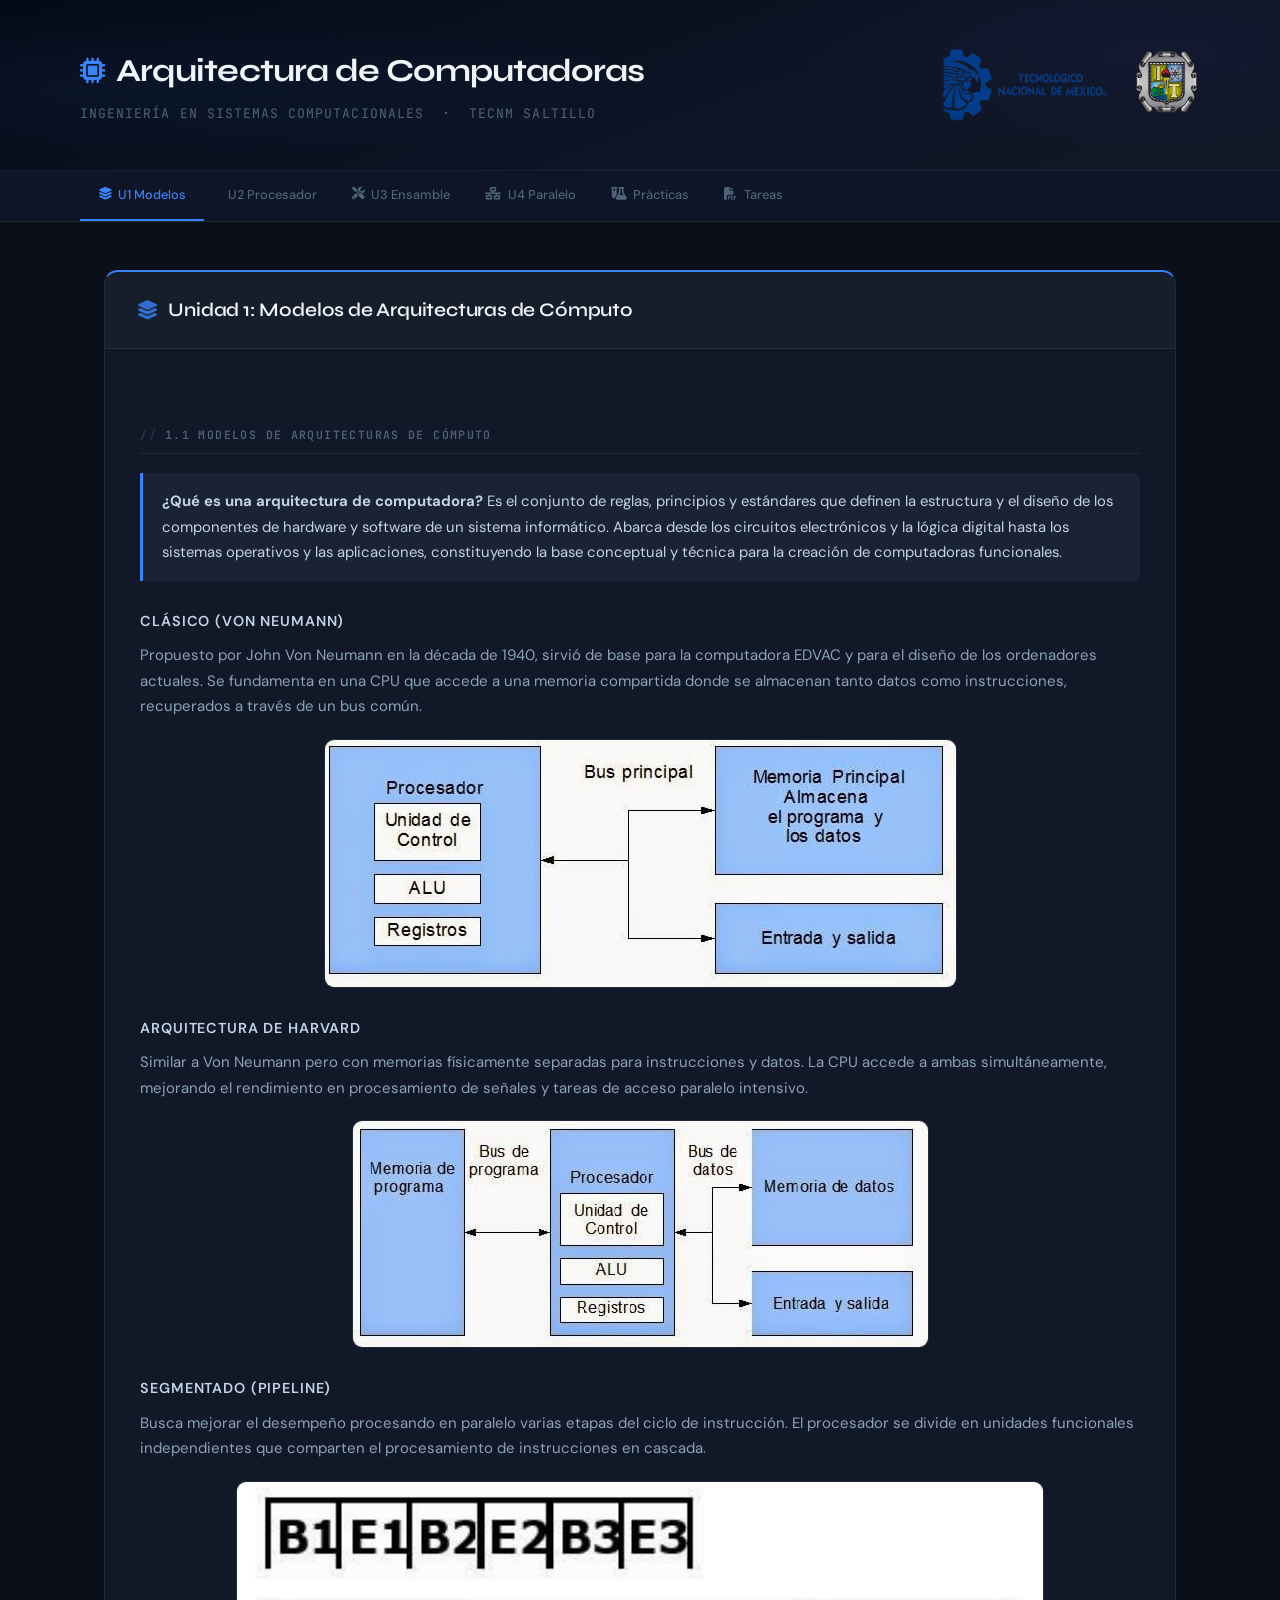
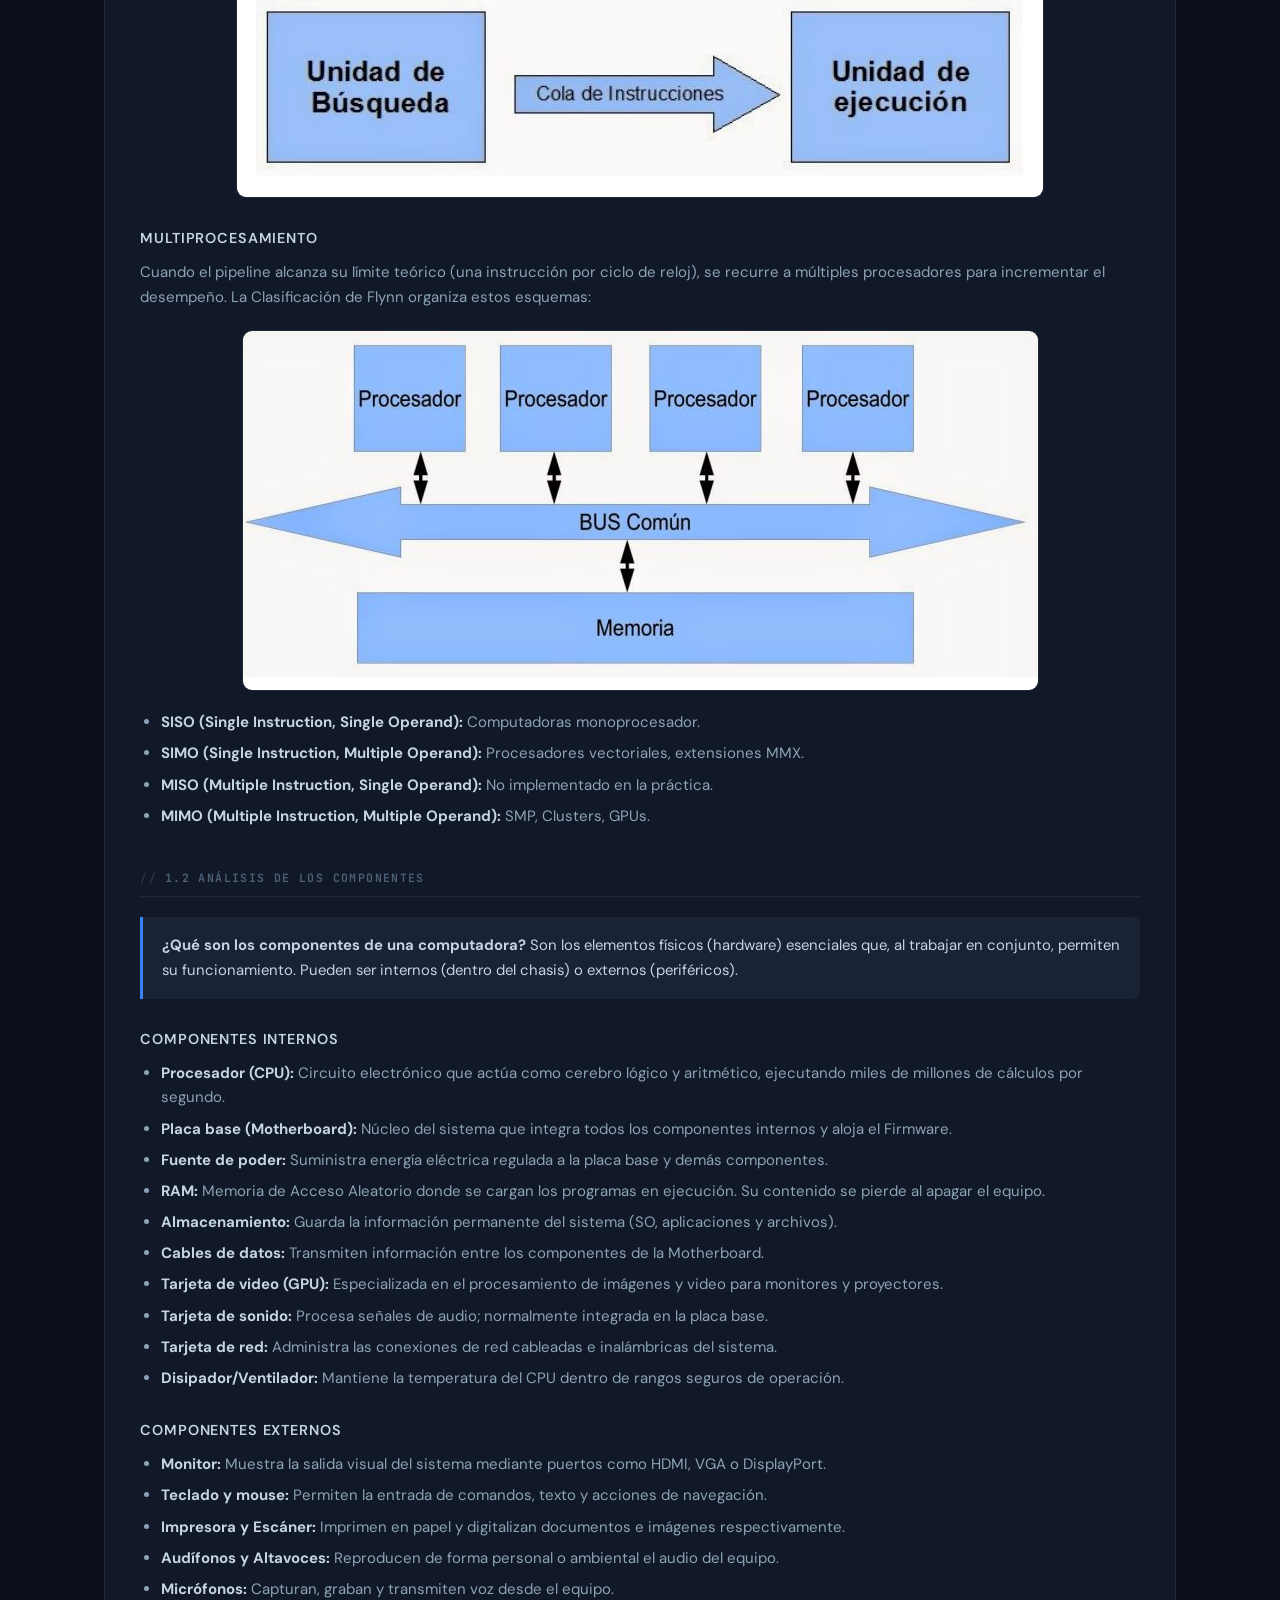
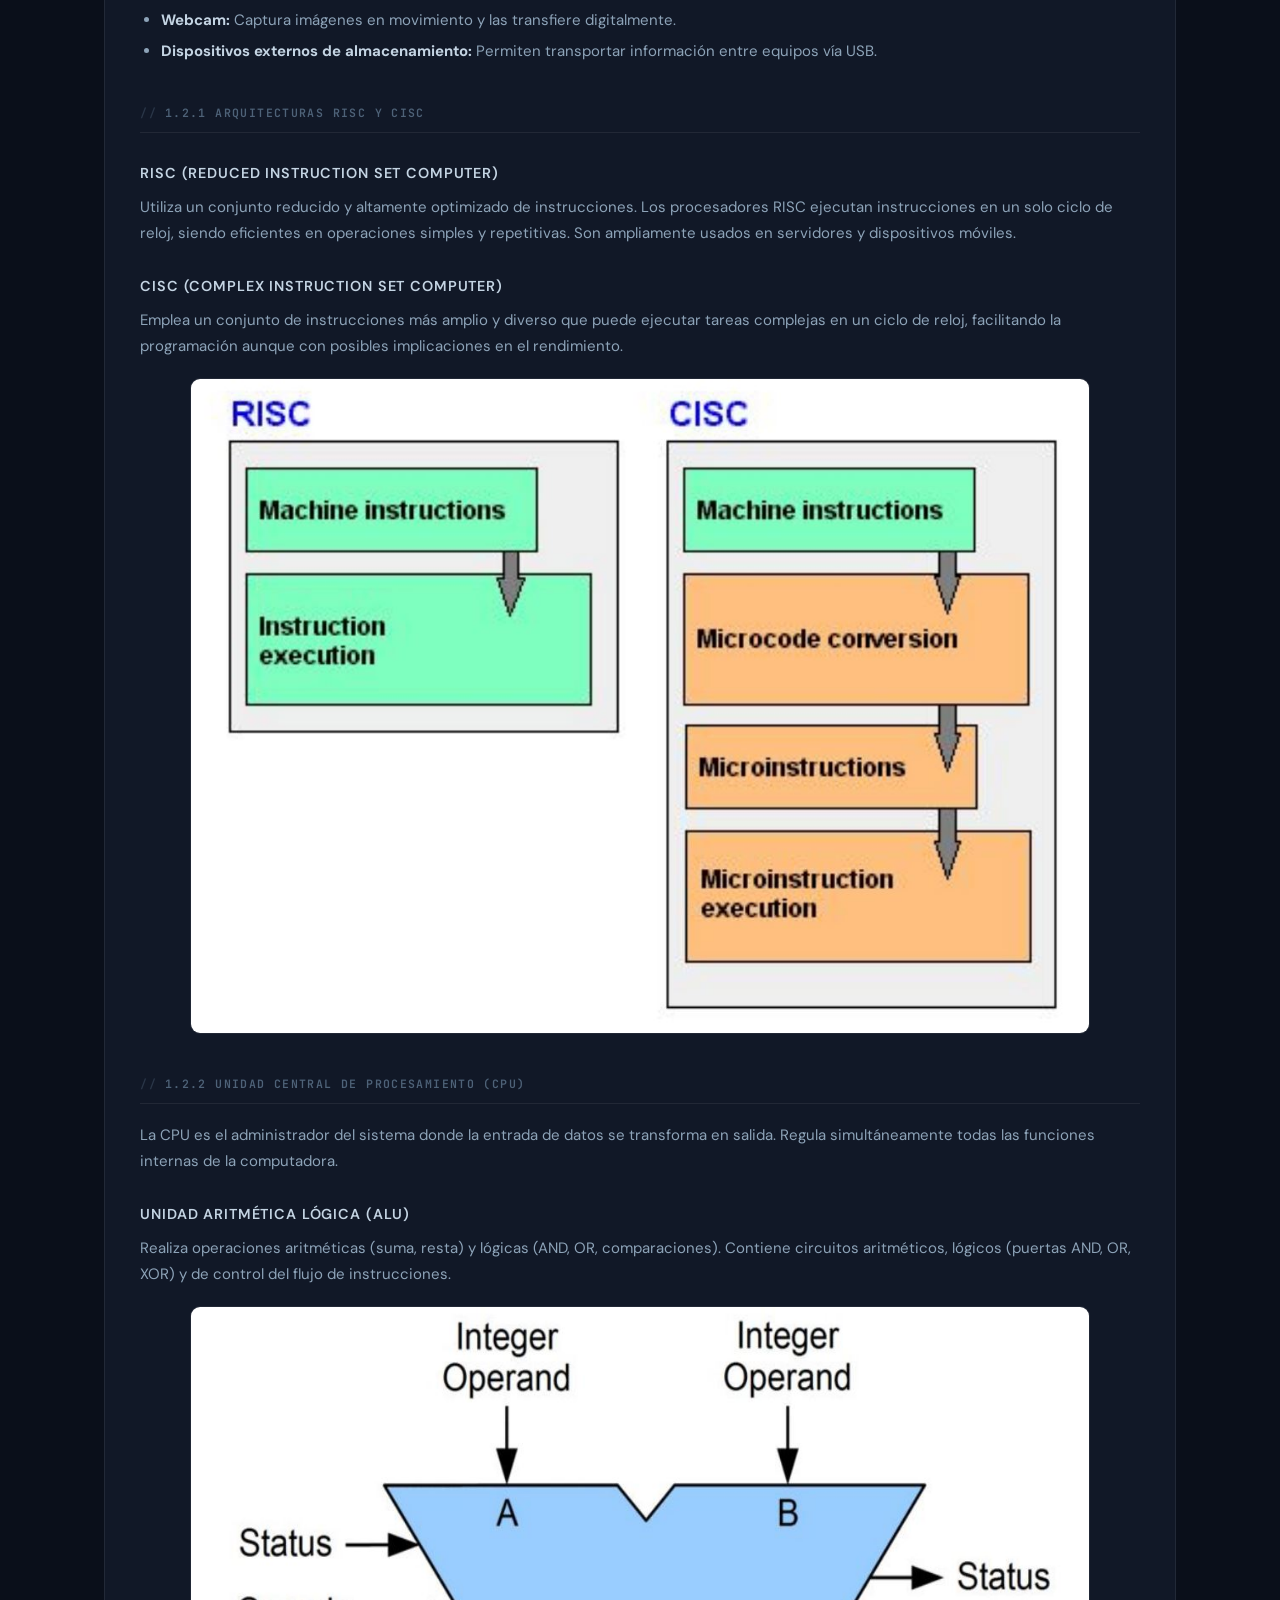
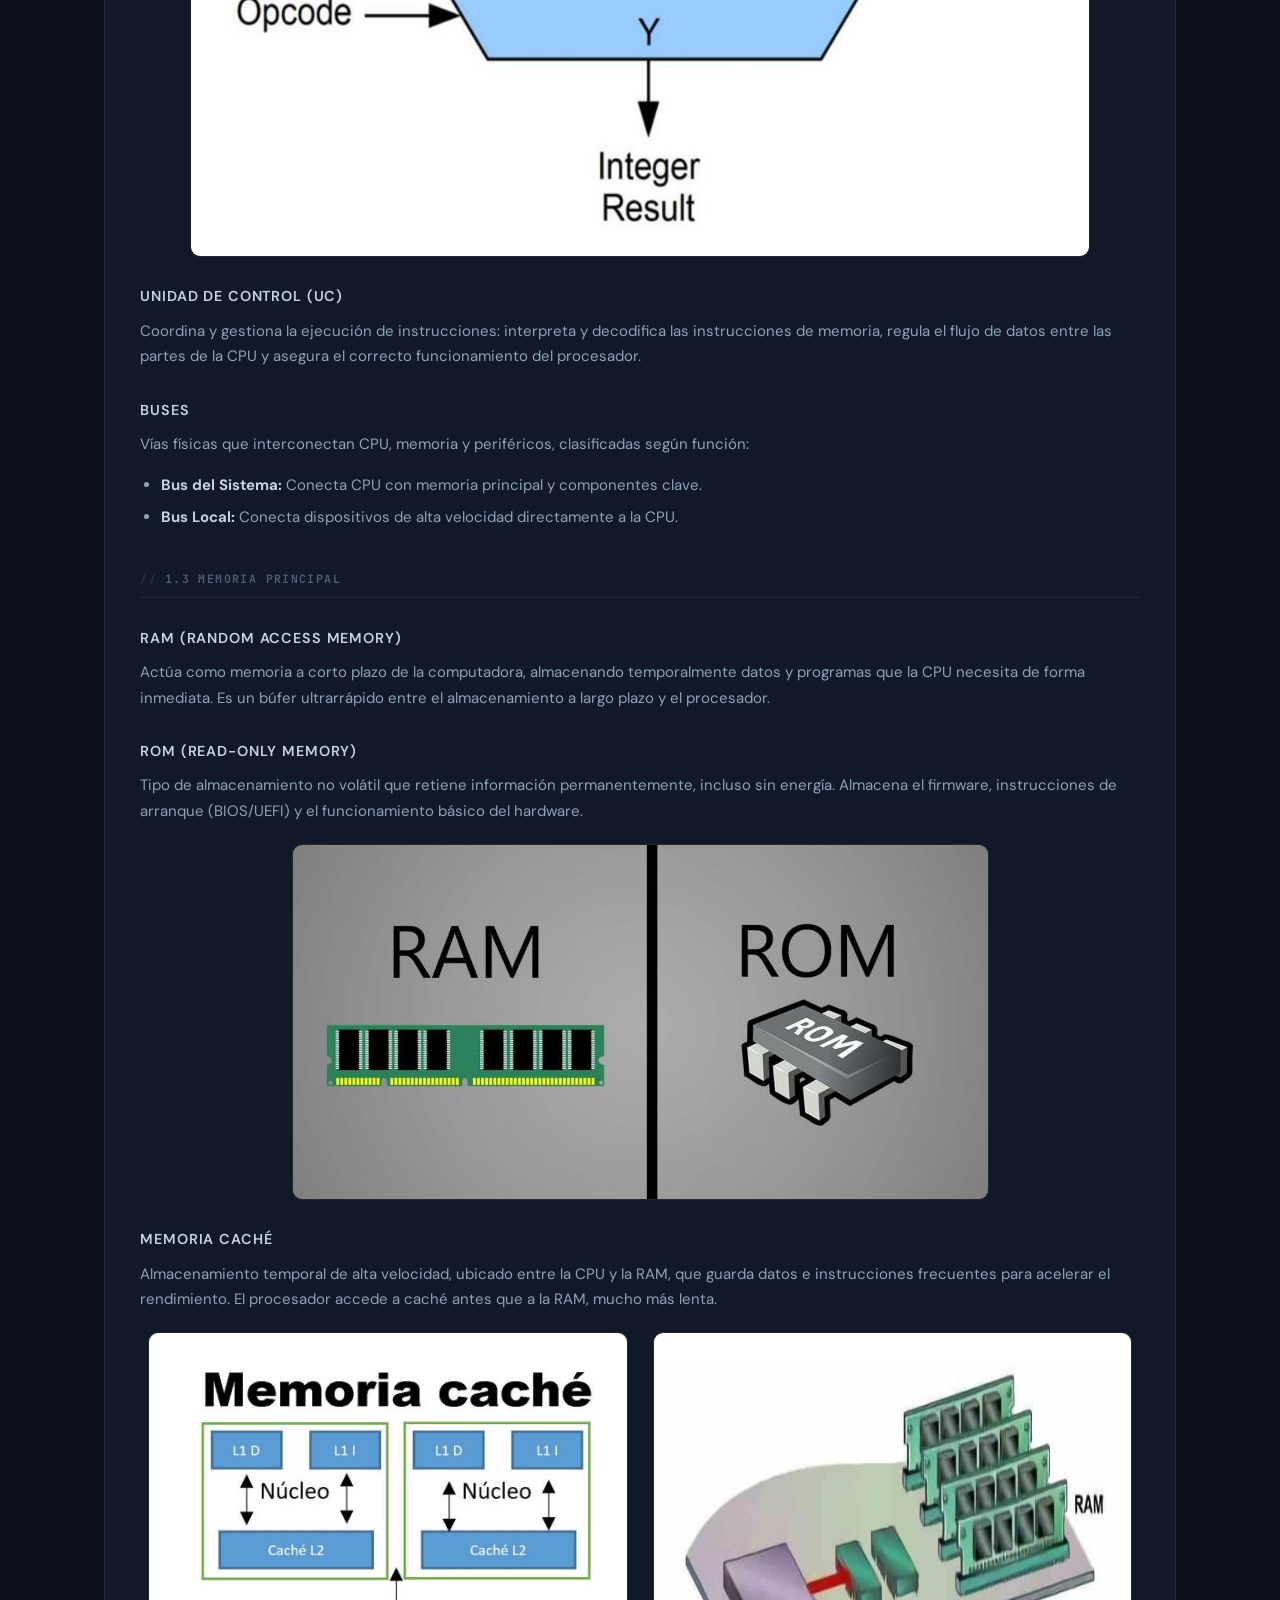
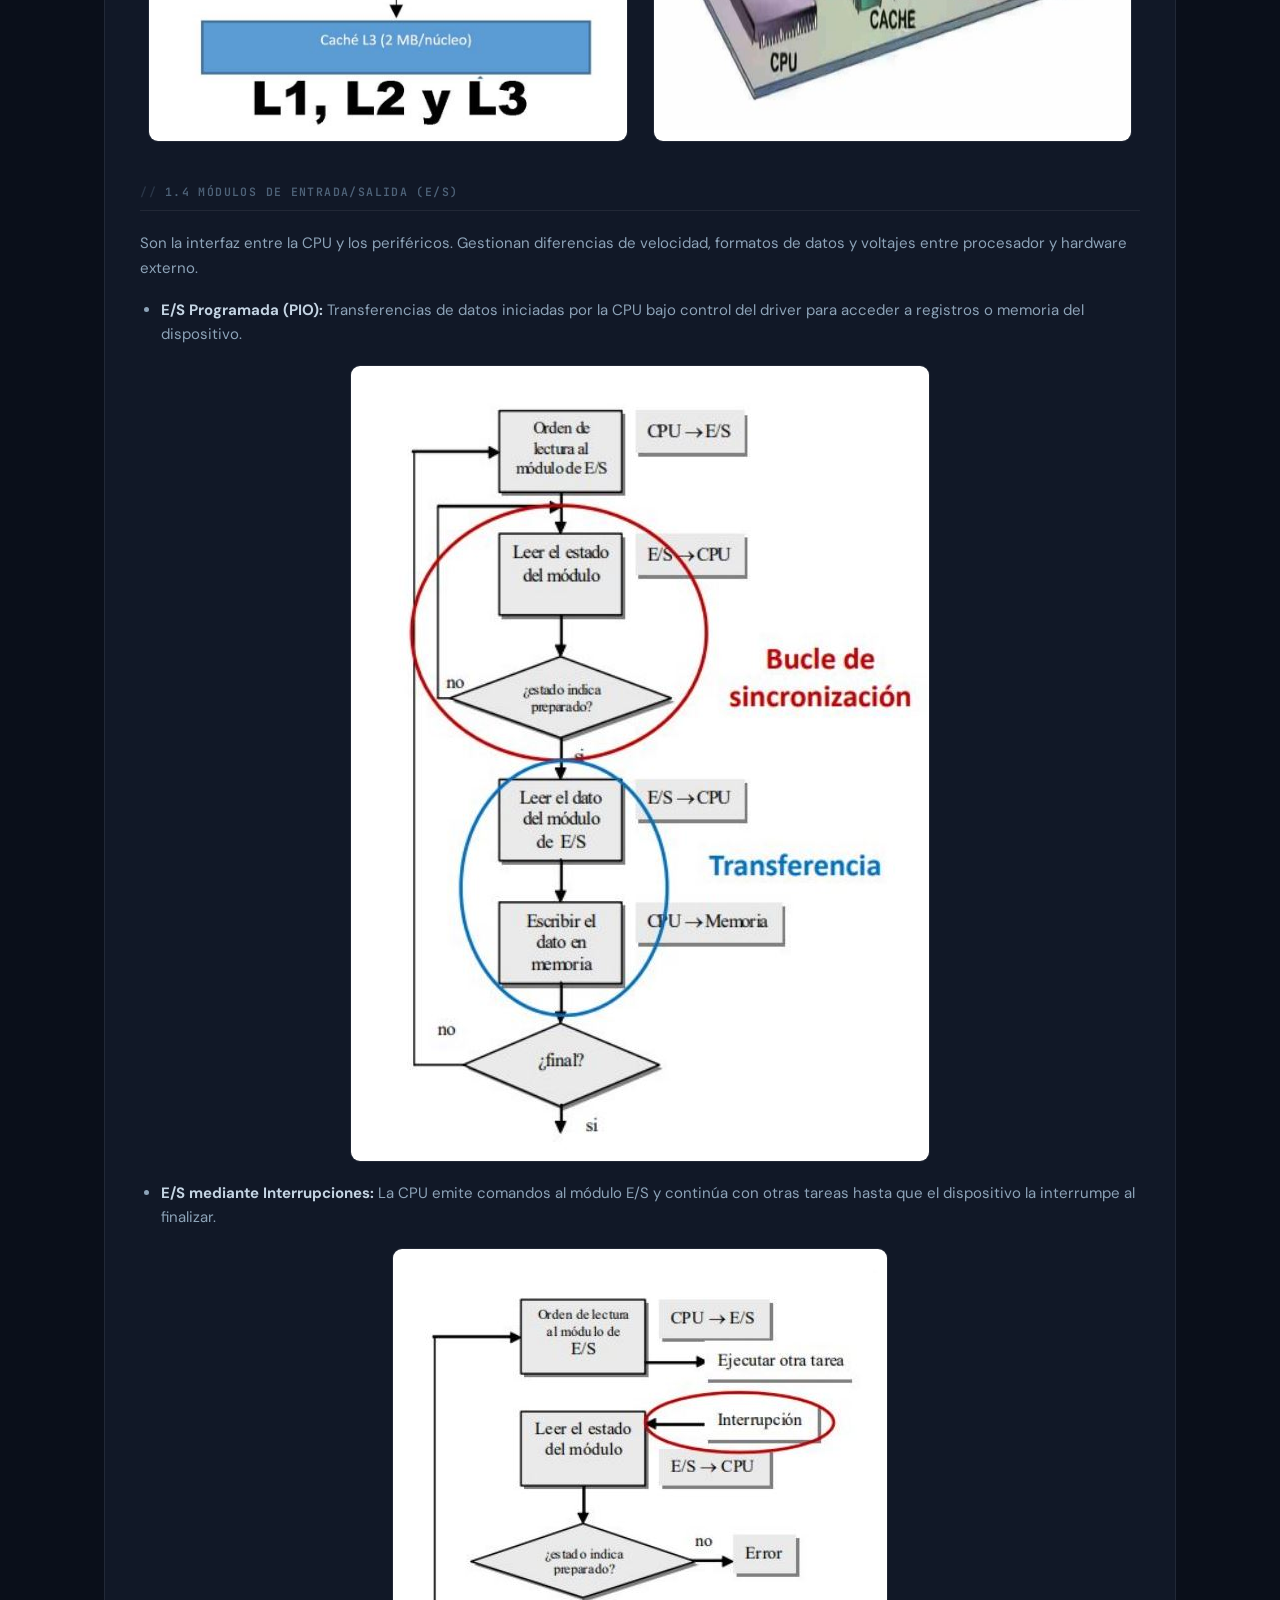
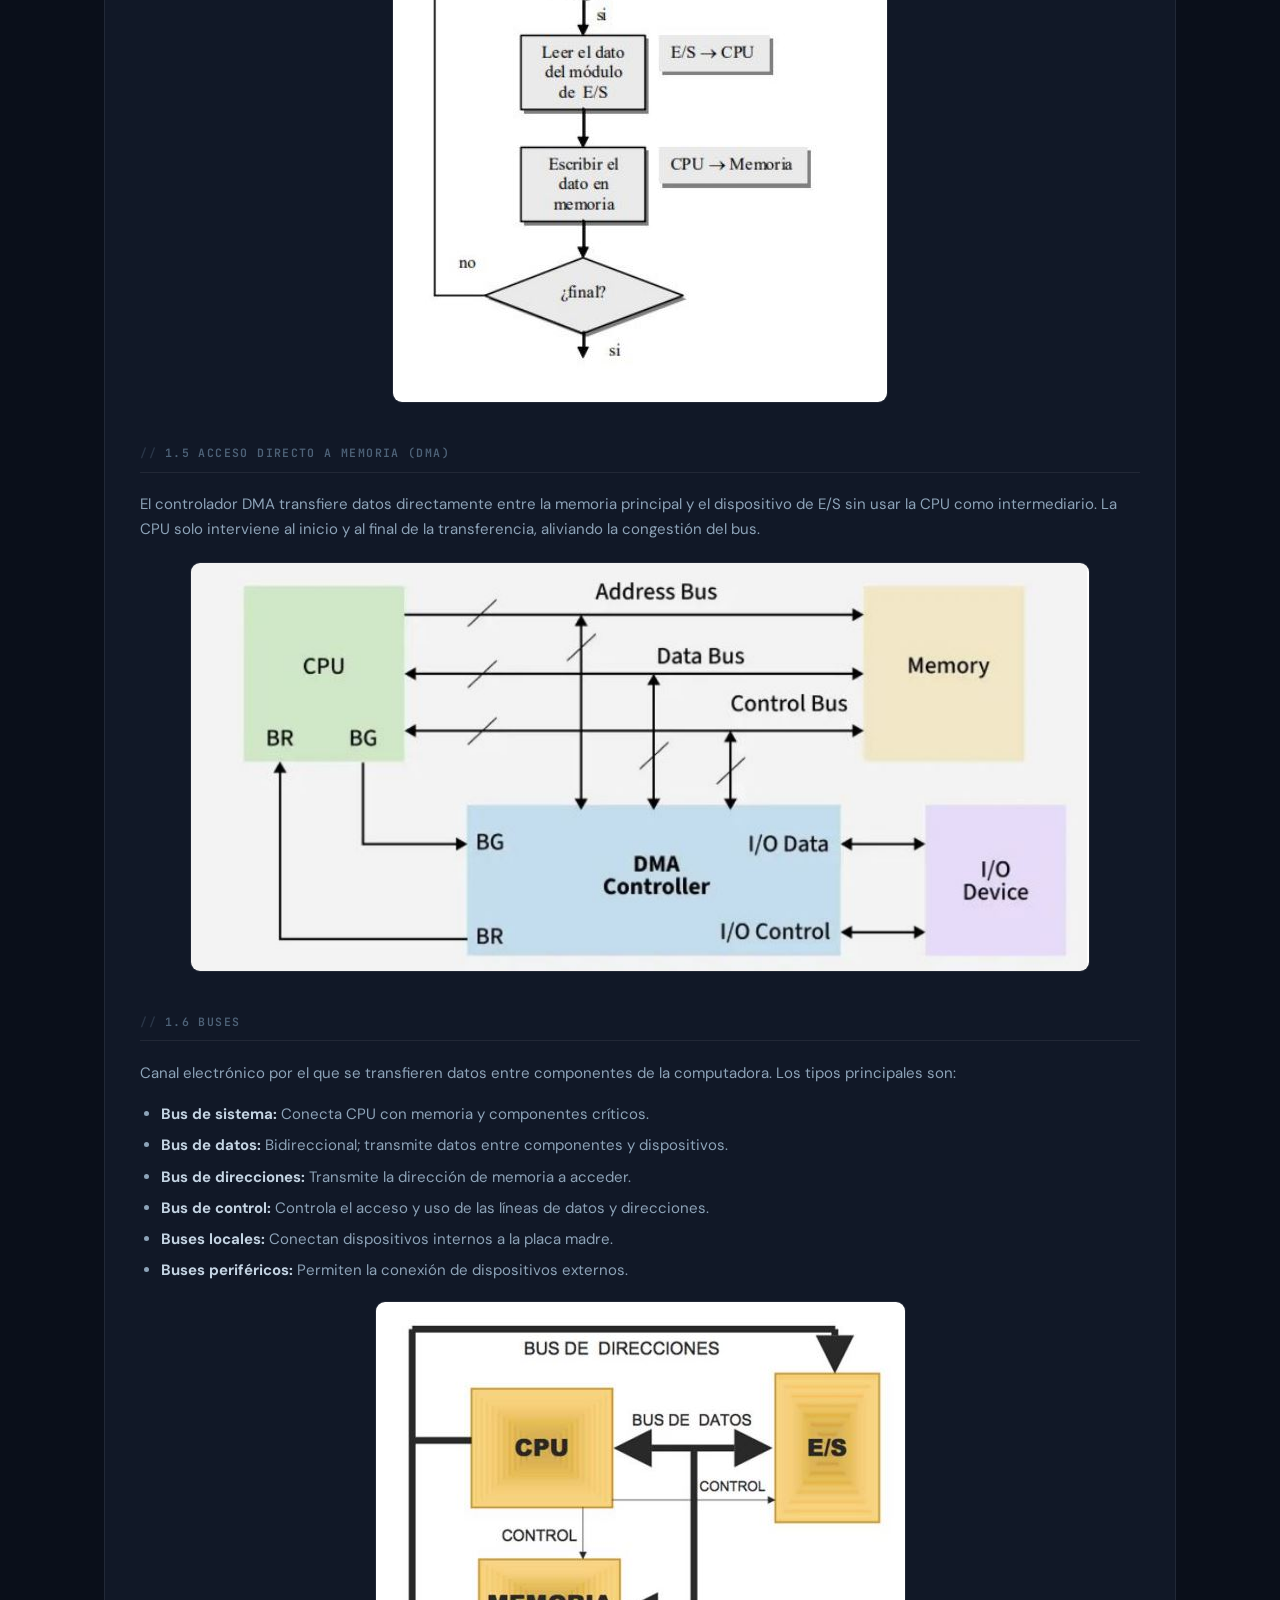
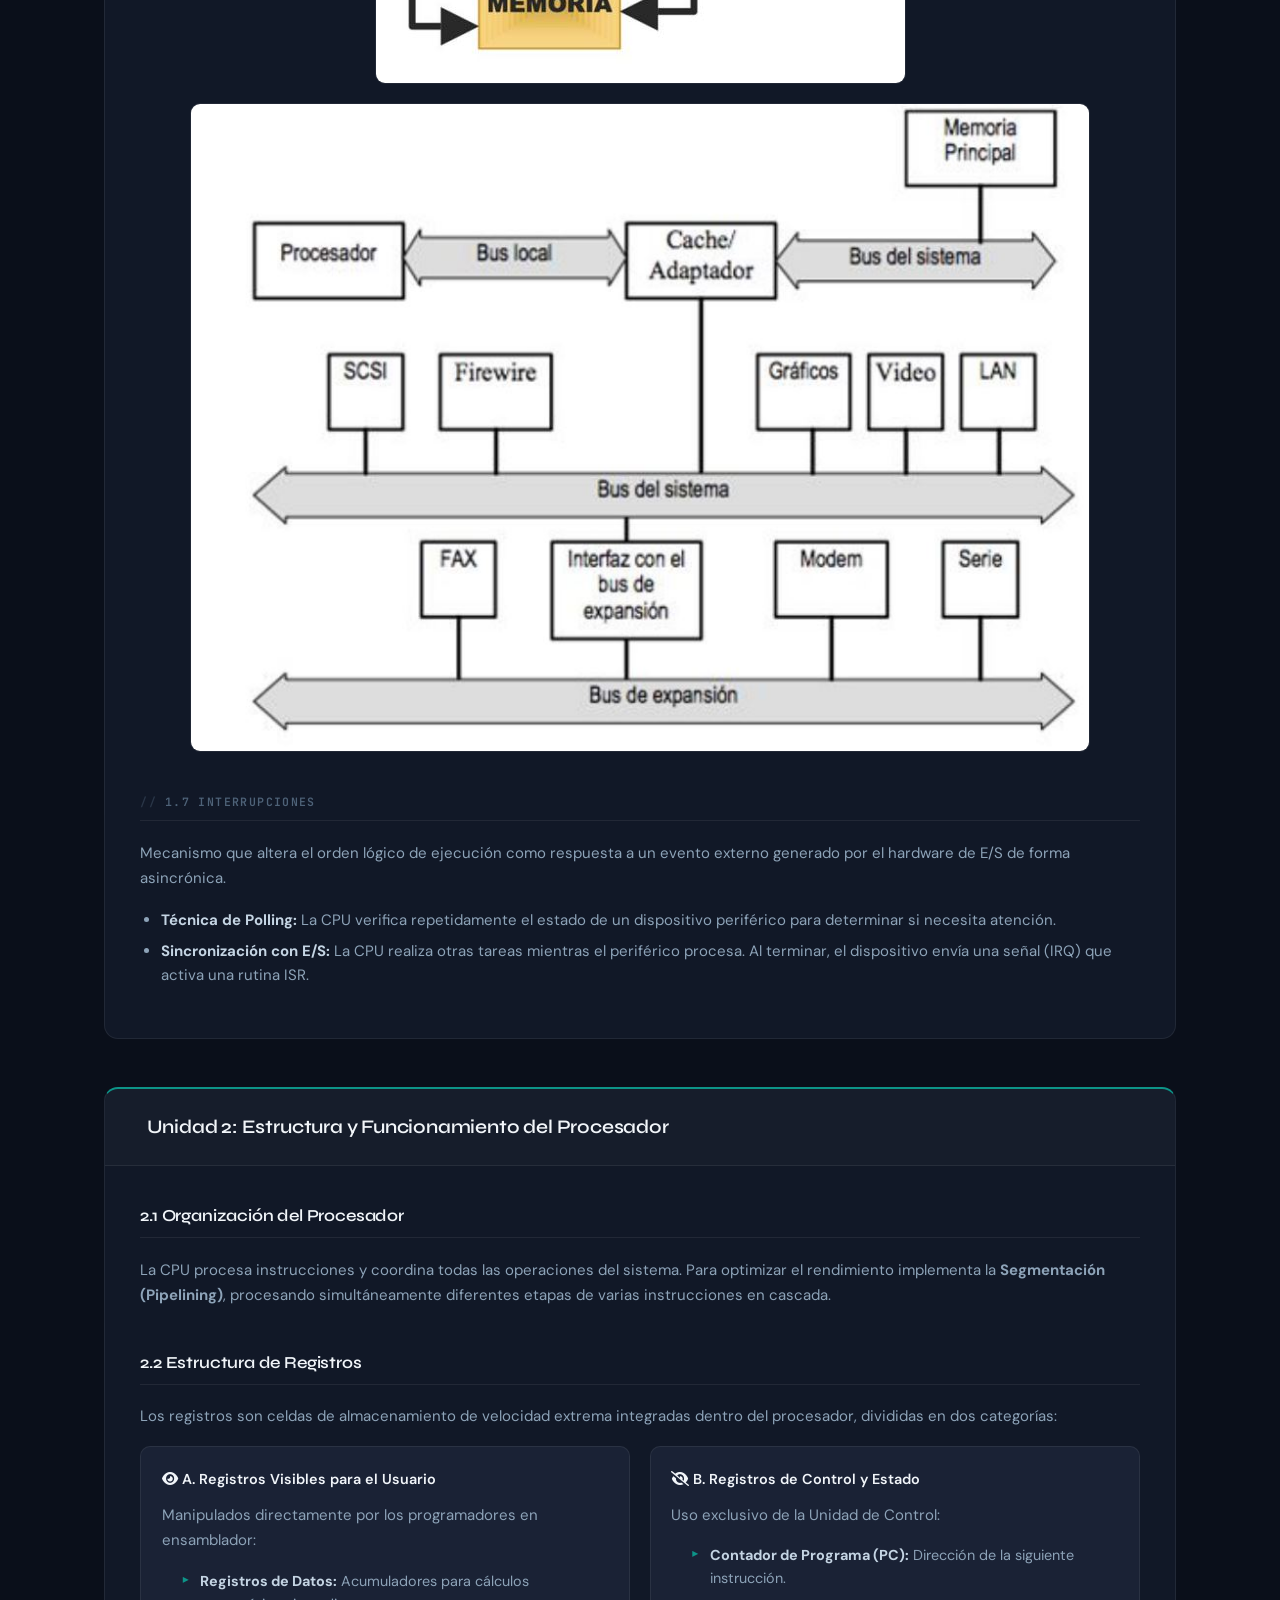
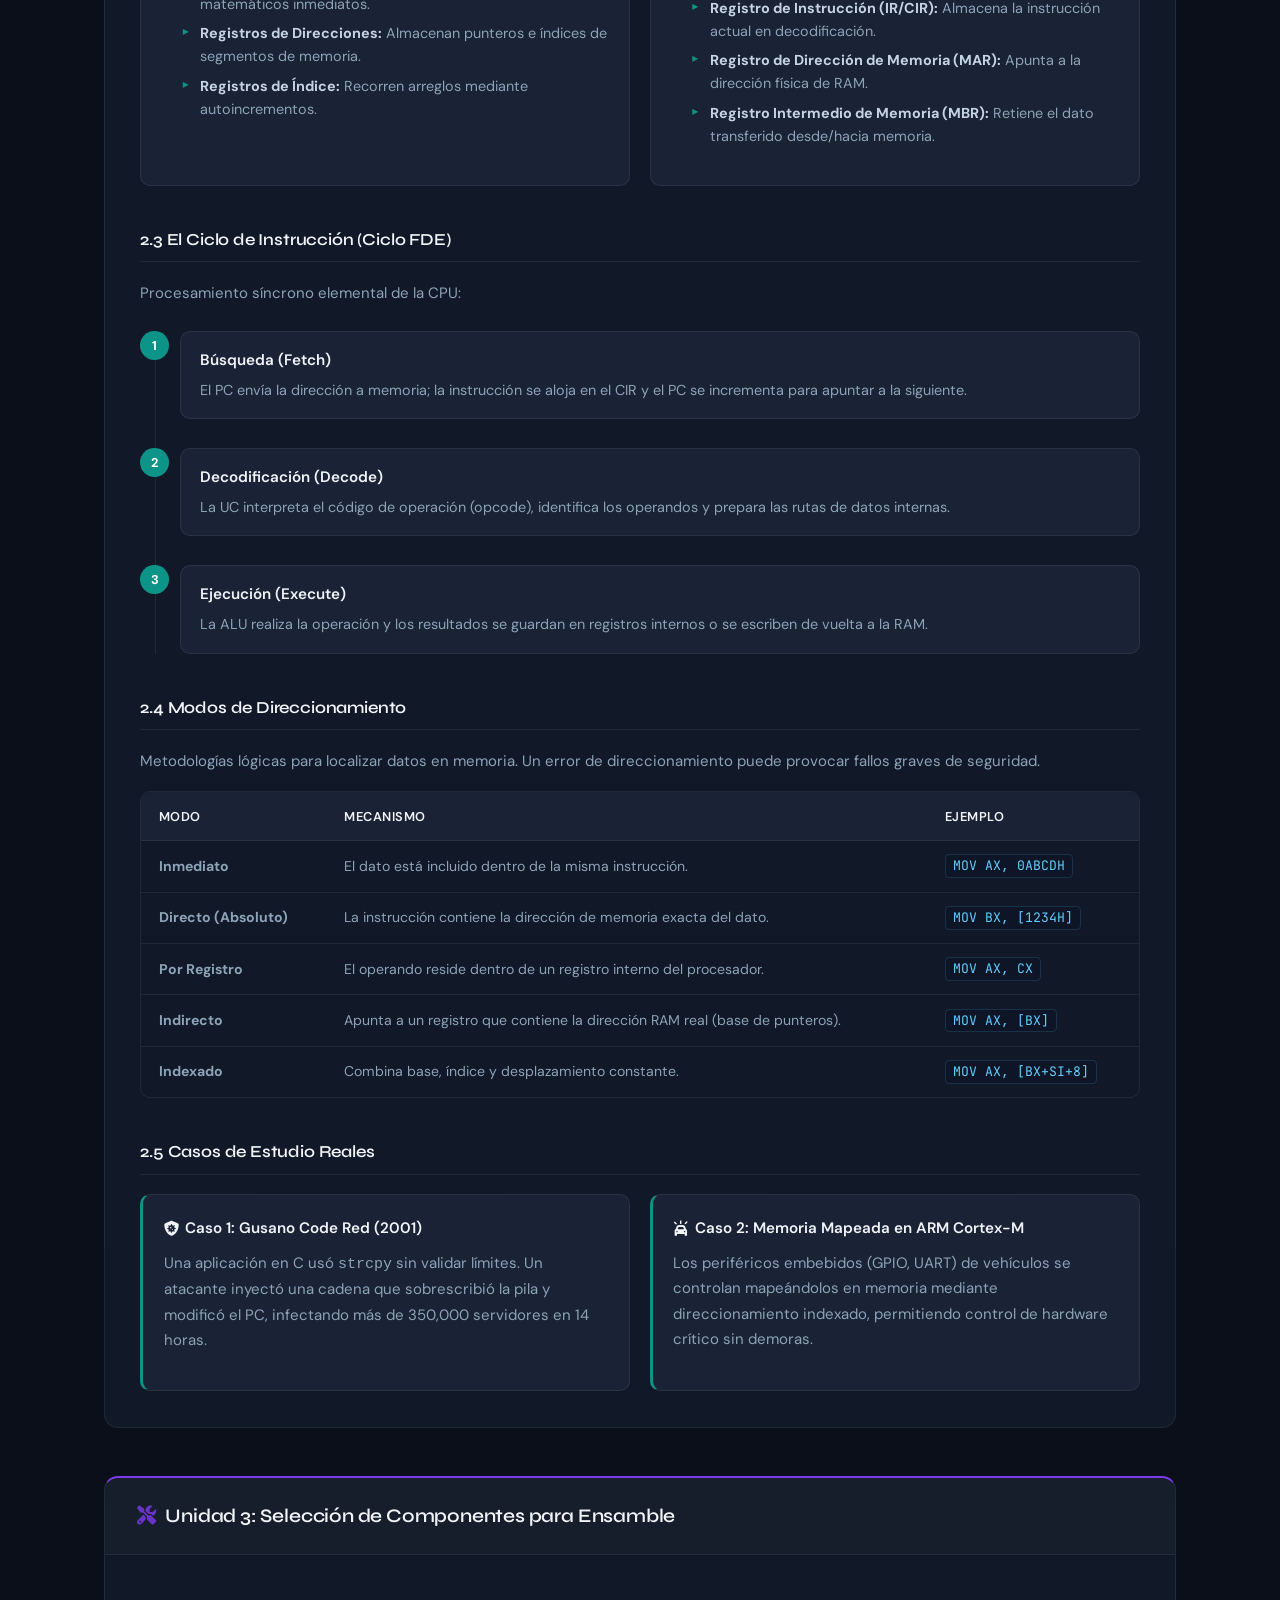
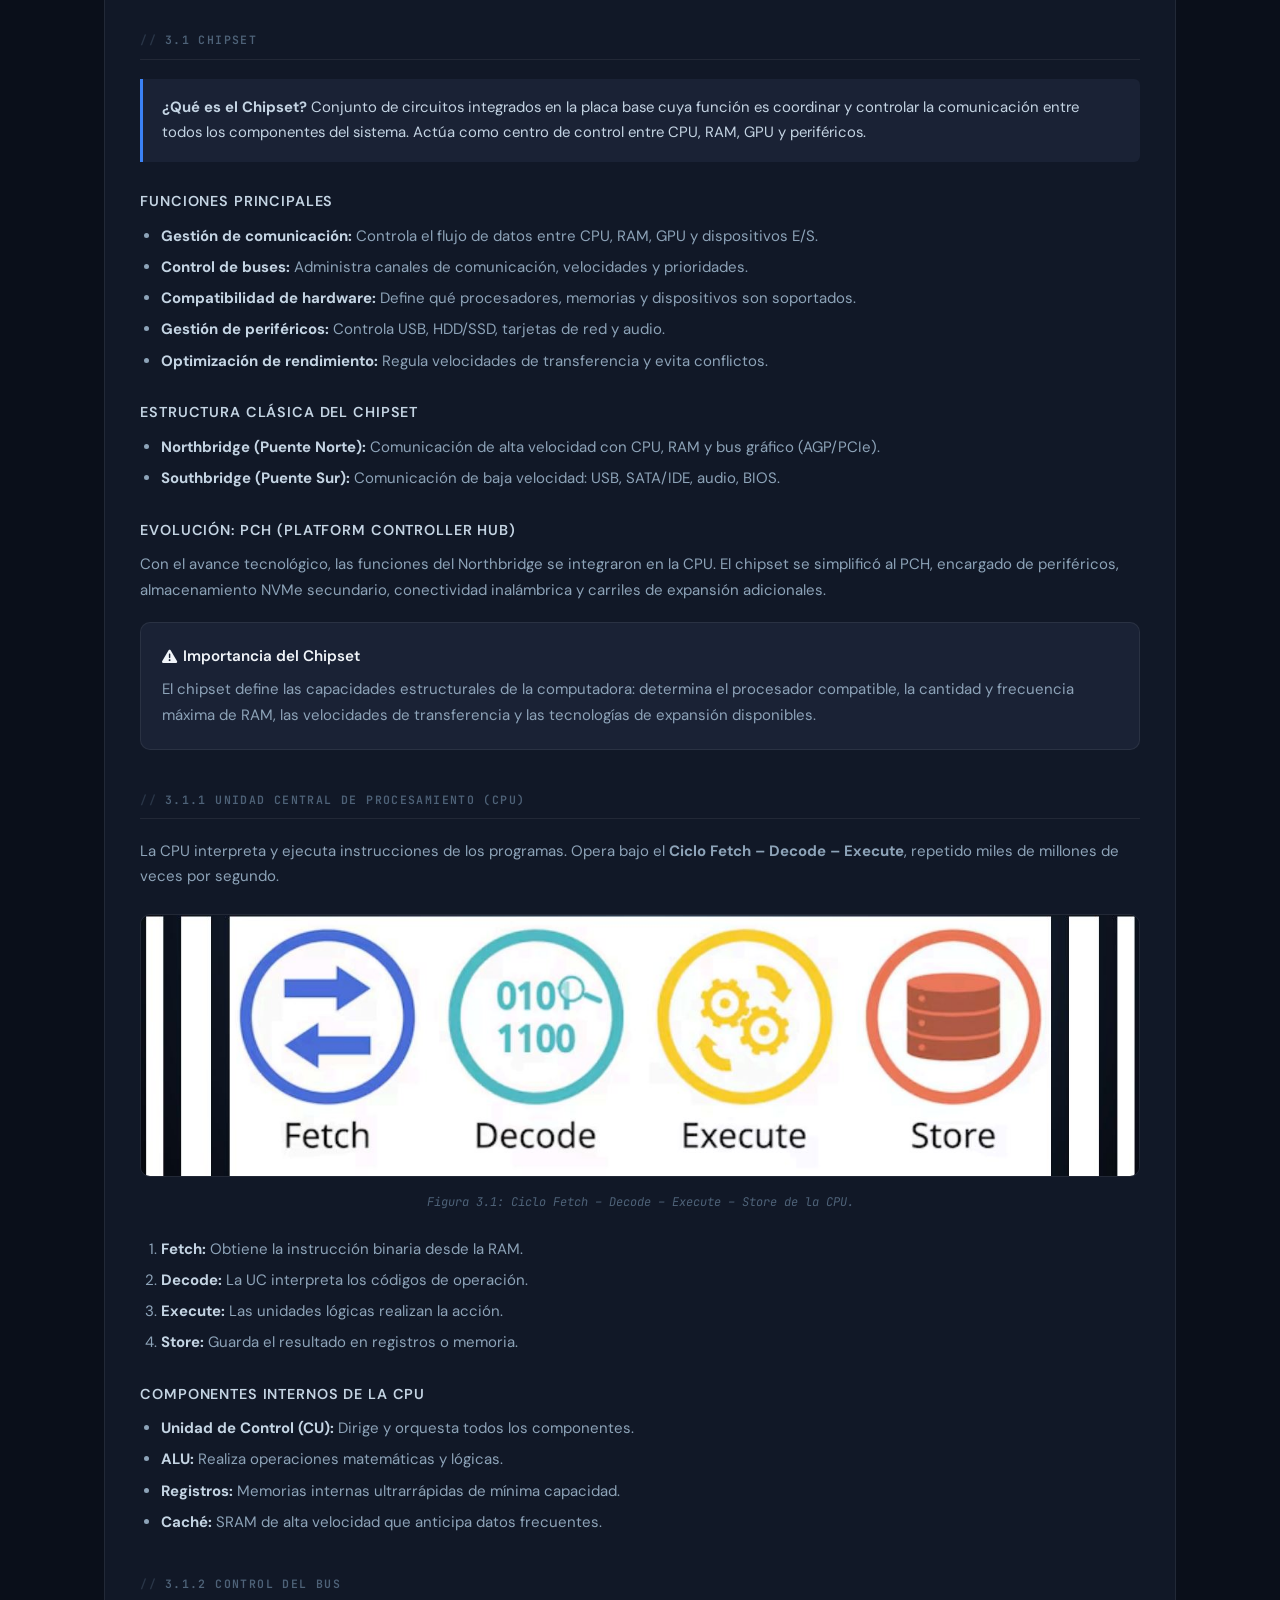
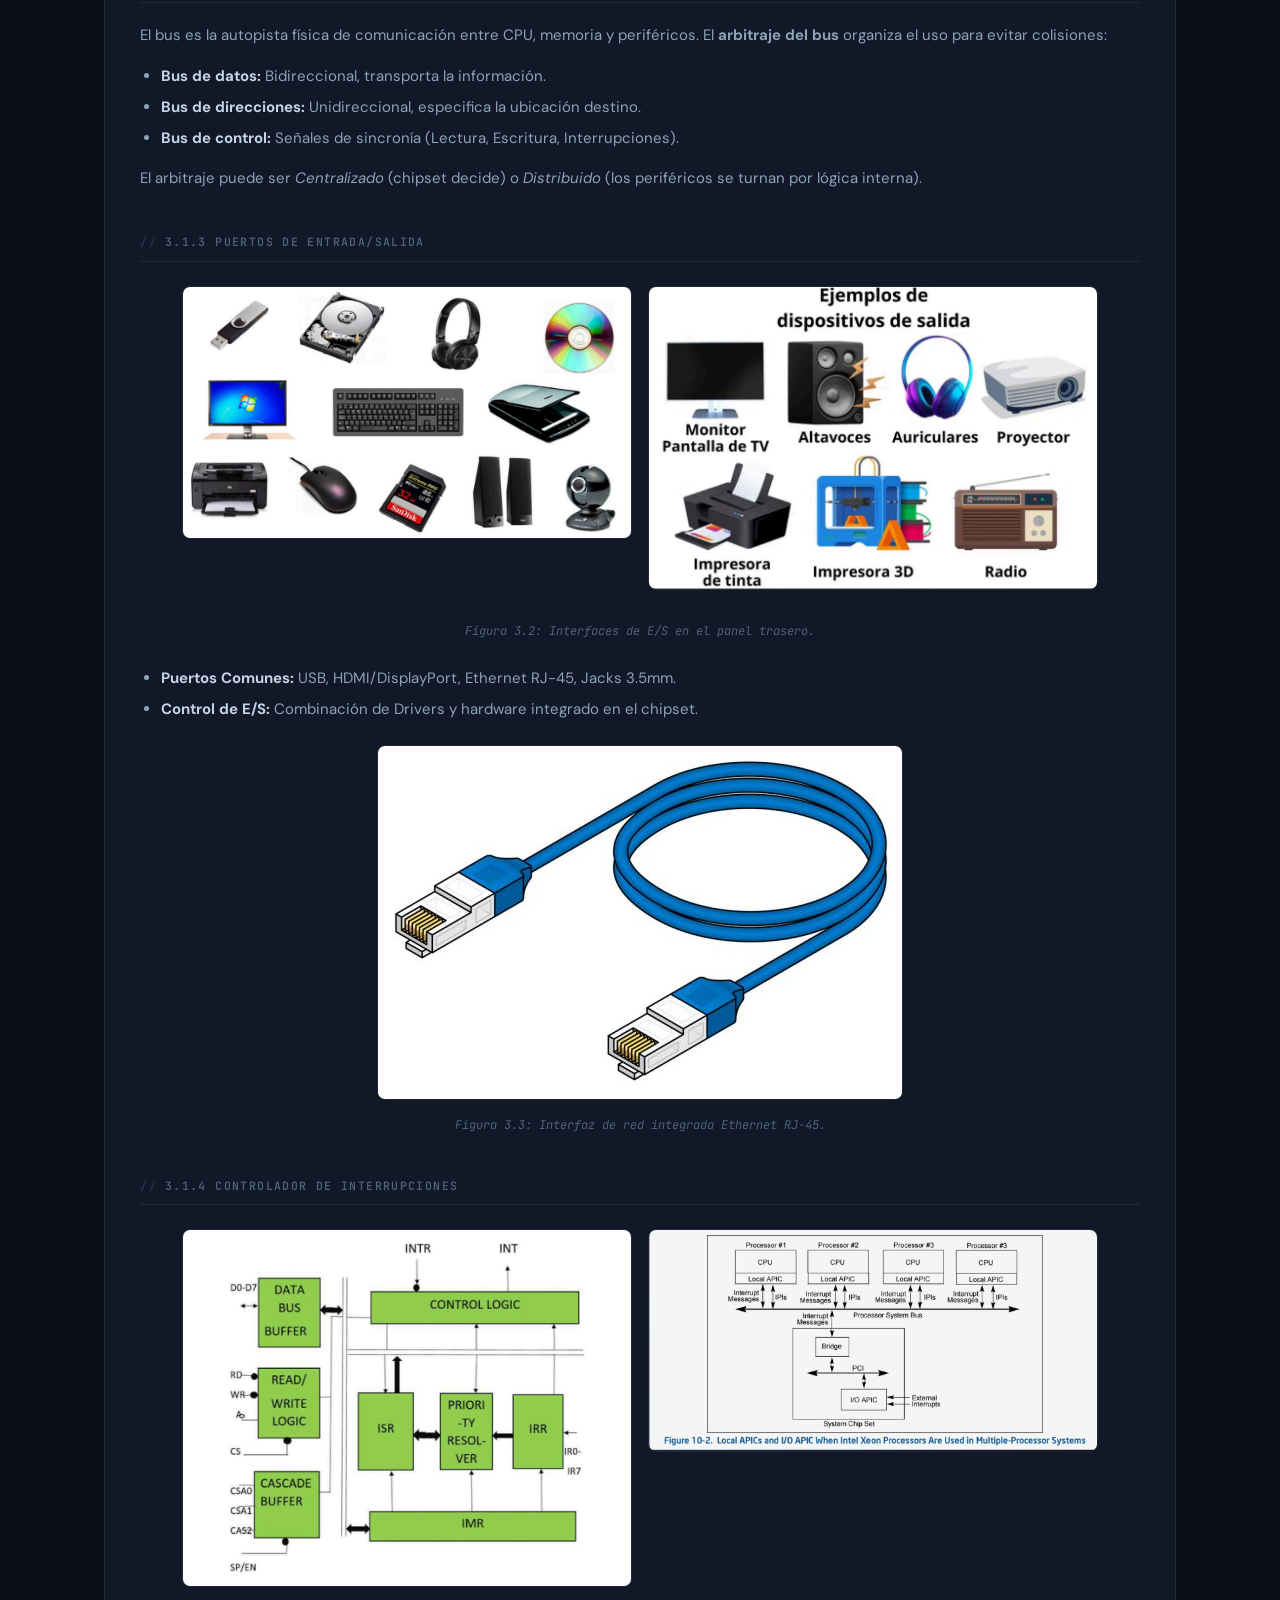
<file: index.html>
<!DOCTYPE html>
<html lang="es">
<head>
  <meta charset="UTF-8">
  <meta name="viewport" content="width=device-width, initial-scale=1.0">
  <title>Arquitectura de Computadoras — Temario Oficial</title>
  <link rel="preconnect" href="https://fonts.googleapis.com">
  <link rel="preconnect" href="https://fonts.gstatic.com" crossorigin>
  <link href="https://fonts.googleapis.com/css2?family=Syne:wght@600;700&family=DM+Sans:wght@400;500;600&family=JetBrains+Mono:wght@400;600&display=swap" rel="stylesheet">
  <link rel="stylesheet" href="https://cdnjs.cloudflare.com/ajax/libs/font-awesome/6.4.0/css/all.min.css">
  <link rel="stylesheet" href="styles.css">
</head>
<body>

<header>
  <div class="header-container">
    <div class="header-text">
      <h1><i class="fa-solid fa-microchip animate-pulse"></i> Arquitectura de Computadoras</h1>
      <p class="subtitle">Ingeniería en Sistemas Computacionales &nbsp;·&nbsp; TecNM Saltillo</p>
    </div>
    <div class="header-logos">
      <img src="img/logos/tecnologico_nacional_de_mexico_campus_saltillo_cover-removebg-preview.png"
           alt="Logo TecNM" class="logo-inst logo-tecnm">
      <img src="img/logos/escudo_2977c841a7.png"
           alt="Escudo ITS" class="logo-inst logo-its">
    </div>
  </div>
</header>

<nav class="nav-bar">
  <div class="nav-inner">
    <a href="#unidad1" class="nav-link u1" data-target="unidad1">
      <i class="fa-solid fa-layer-group"></i> U1 Modelos
    </a>
    <a href="#unidad2" class="nav-link u2" data-target="unidad2">
      <i class="fa-solid fa-cpu"></i> U2 Procesador
    </a>
    <a href="#unidad3" class="nav-link u3" data-target="unidad3">
      <i class="fa-solid fa-screwdriver-wrench"></i> U3 Ensamble
    </a>
    <a href="#unidad4" class="nav-link u4" data-target="unidad4">
      <i class="fa-solid fa-network-wired"></i> U4 Paralelo
    </a>
    <a href="#practicas" class="nav-link up" data-target="practicas">
      <i class="fa-solid fa-flask-vial"></i> Prácticas
    </a>
    <a href="#tareas" class="nav-link ut" data-target="tareas">
      <i class="fa-solid fa-file-pdf"></i> Tareas
    </a>
  </div>
</nav>

<div class="container">
  <!-- ────────────────────────────────────────────────────── -->
  <!--  UNIDAD 1                                              -->
  <!-- ────────────────────────────────────────────────────── -->
  <div class="card border-u1" id="unidad1">
    <div class="card-header">
      <h2><i class="fa-solid fa-layer-group animate-pulse"></i> Unidad 1: Modelos de Arquitecturas de Cómputo</h2>
    </div>
    <div class="card-body">

      <!-- 1.1 -->
      <div class="subsection-title">1.1 Modelos de Arquitecturas de Cómputo</div>

      <div class="definition">
        <strong>¿Qué es una arquitectura de computadora?</strong> Es el conjunto de reglas, principios y estándares que definen la estructura y el diseño de los componentes de hardware y software de un sistema informático. Abarca desde los circuitos electrónicos y la lógica digital hasta los sistemas operativos y las aplicaciones, constituyendo la base conceptual y técnica para la creación de computadoras funcionales.
      </div>

      <h4>Clásico (Von Neumann)</h4>
      <p>Propuesto por John Von Neumann en la década de 1940, sirvió de base para la computadora EDVAC y para el diseño de los ordenadores actuales. Se fundamenta en una CPU que accede a una memoria compartida donde se almacenan tanto datos como instrucciones, recuperados a través de un bus común.</p>
      <div class="img-container-u1">
        <img src="img/u1/Von Neumann.jpg" alt="Diagrama Arquitectura Von Neumann" class="img-subtema">
      </div>

      <h4>Arquitectura de Harvard</h4>
      <p>Similar a Von Neumann pero con memorias físicamente separadas para instrucciones y datos. La CPU accede a ambas simultáneamente, mejorando el rendimiento en procesamiento de señales y tareas de acceso paralelo intensivo.</p>
      <div class="img-container-u1">
        <img src="img/u1/Harvard.jpg" alt="Diagrama Arquitectura Harvard" class="img-subtema">
      </div>

      <h4>Segmentado (Pipeline)</h4>
      <p>Busca mejorar el desempeño procesando en paralelo varias etapas del ciclo de instrucción. El procesador se divide en unidades funcionales independientes que comparten el procesamiento de instrucciones en cascada.</p>
      <div class="img-container-u1">
        <img src="img/u1/Segmentado.JPG" alt="Arquitectura Segmentada Pipeline" class="img-subtema">
      </div>

      <h4>Multiprocesamiento</h4>
      <p>Cuando el pipeline alcanza su límite teórico (una instrucción por ciclo de reloj), se recurre a múltiples procesadores para incrementar el desempeño. La Clasificación de Flynn organiza estos esquemas:</p>
      <div class="img-container-u1">
        <img src="img/u1/Multiprocesamiento.JPG" alt="Esquema Multiprocesamiento" class="img-subtema">
      </div>
      <ul>
        <li><strong>SISO (Single Instruction, Single Operand):</strong> Computadoras monoprocesador.</li>
        <li><strong>SIMO (Single Instruction, Multiple Operand):</strong> Procesadores vectoriales, extensiones MMX.</li>
        <li><strong>MISO (Multiple Instruction, Single Operand):</strong> No implementado en la práctica.</li>
        <li><strong>MIMO (Multiple Instruction, Multiple Operand):</strong> SMP, Clusters, GPUs.</li>
      </ul>

      <!-- 1.2 -->
      <div class="subsection-title">1.2 Análisis de los Componentes</div>

      <div class="definition">
        <strong>¿Qué son los componentes de una computadora?</strong> Son los elementos físicos (hardware) esenciales que, al trabajar en conjunto, permiten su funcionamiento. Pueden ser internos (dentro del chasis) o externos (periféricos).
      </div>

      <h4>Componentes Internos</h4>
      <ul>
        <li><strong>Procesador (CPU):</strong> Circuito electrónico que actúa como cerebro lógico y aritmético, ejecutando miles de millones de cálculos por segundo.</li>
        <li><strong>Placa base (Motherboard):</strong> Núcleo del sistema que integra todos los componentes internos y aloja el Firmware.</li>
        <li><strong>Fuente de poder:</strong> Suministra energía eléctrica regulada a la placa base y demás componentes.</li>
        <li><strong>RAM:</strong> Memoria de Acceso Aleatorio donde se cargan los programas en ejecución. Su contenido se pierde al apagar el equipo.</li>
        <li><strong>Almacenamiento:</strong> Guarda la información permanente del sistema (SO, aplicaciones y archivos).</li>
        <li><strong>Cables de datos:</strong> Transmiten información entre los componentes de la Motherboard.</li>
        <li><strong>Tarjeta de video (GPU):</strong> Especializada en el procesamiento de imágenes y video para monitores y proyectores.</li>
        <li><strong>Tarjeta de sonido:</strong> Procesa señales de audio; normalmente integrada en la placa base.</li>
        <li><strong>Tarjeta de red:</strong> Administra las conexiones de red cableadas e inalámbricas del sistema.</li>
        <li><strong>Disipador/Ventilador:</strong> Mantiene la temperatura del CPU dentro de rangos seguros de operación.</li>
      </ul>

      <h4>Componentes Externos</h4>
      <ul>
        <li><strong>Monitor:</strong> Muestra la salida visual del sistema mediante puertos como HDMI, VGA o DisplayPort.</li>
        <li><strong>Teclado y mouse:</strong> Permiten la entrada de comandos, texto y acciones de navegación.</li>
        <li><strong>Impresora y Escáner:</strong> Imprimen en papel y digitalizan documentos e imágenes respectivamente.</li>
        <li><strong>Audífonos y Altavoces:</strong> Reproducen de forma personal o ambiental el audio del equipo.</li>
        <li><strong>Micrófonos:</strong> Capturan, graban y transmiten voz desde el equipo.</li>
        <li><strong>Webcam:</strong> Captura imágenes en movimiento y las transfiere digitalmente.</li>
        <li><strong>Dispositivos externos de almacenamiento:</strong> Permiten transportar información entre equipos vía USB.</li>
      </ul>

      <!-- 1.2.1 -->
      <div class="subsection-title">1.2.1 Arquitecturas RISC y CISC</div>

      <h4>RISC (Reduced Instruction Set Computer)</h4>
      <p>Utiliza un conjunto reducido y altamente optimizado de instrucciones. Los procesadores RISC ejecutan instrucciones en un solo ciclo de reloj, siendo eficientes en operaciones simples y repetitivas. Son ampliamente usados en servidores y dispositivos móviles.</p>

      <h4>CISC (Complex Instruction Set Computer)</h4>
      <p>Emplea un conjunto de instrucciones más amplio y diverso que puede ejecutar tareas complejas en un ciclo de reloj, facilitando la programación aunque con posibles implicaciones en el rendimiento.</p>
      <div class="img-container-u1">
        <img src="img/u1/Arquitecturas RISC Y CISC.JPG" alt="Comparativa RISC vs CISC" class="img-subtema">
      </div>

      <!-- 1.2.2 -->
      <div class="subsection-title">1.2.2 Unidad Central de Procesamiento (CPU)</div>
      <p>La CPU es el administrador del sistema donde la entrada de datos se transforma en salida. Regula simultáneamente todas las funciones internas de la computadora.</p>

      <h4>Unidad Aritmética Lógica (ALU)</h4>
      <p>Realiza operaciones aritméticas (suma, resta) y lógicas (AND, OR, comparaciones). Contiene circuitos aritméticos, lógicos (puertas AND, OR, XOR) y de control del flujo de instrucciones.</p>
      <div class="img-container-u1">
        <img src="img/u1/Unidad Aritmética Lógica(ALU).JPG" alt="Esquema Interno ALU" class="img-subtema">
      </div>

      <h4>Unidad de Control (UC)</h4>
      <p>Coordina y gestiona la ejecución de instrucciones: interpreta y decodifica las instrucciones de memoria, regula el flujo de datos entre las partes de la CPU y asegura el correcto funcionamiento del procesador.</p>

      <h4>Buses</h4>
      <p>Vías físicas que interconectan CPU, memoria y periféricos, clasificadas según función:</p>
      <ul>
        <li><strong>Bus del Sistema:</strong> Conecta CPU con memoria principal y componentes clave.</li>
        <li><strong>Bus Local:</strong> Conecta dispositivos de alta velocidad directamente a la CPU.</li>
      </ul>

      <!-- 1.3 -->
      <div class="subsection-title">1.3 Memoria Principal</div>

      <h4>RAM (Random Access Memory)</h4>
      <p>Actúa como memoria a corto plazo de la computadora, almacenando temporalmente datos y programas que la CPU necesita de forma inmediata. Es un búfer ultrarrápido entre el almacenamiento a largo plazo y el procesador.</p>

      <h4>ROM (Read-Only Memory)</h4>
      <p>Tipo de almacenamiento no volátil que retiene información permanentemente, incluso sin energía. Almacena el firmware, instrucciones de arranque (BIOS/UEFI) y el funcionamiento básico del hardware.</p>
      <div class="img-container-u1">
        <img src="img/u1/RAM ROM.JPG" alt="Memorias RAM y ROM" class="img-subtema">
      </div>

      <h4>Memoria Caché</h4>
      <p>Almacenamiento temporal de alta velocidad, ubicado entre la CPU y la RAM, que guarda datos e instrucciones frecuentes para acelerar el rendimiento. El procesador accede a caché antes que a la RAM, mucho más lenta.</p>
      <div class="img-container-u1" style="display:flex; gap:10px; flex-wrap:wrap; justify-content:center;">
        <img src="img/u1/Memoria Cache.JPG"  alt="Estructura Caché L1 L2 L3" class="img-subtema" style="max-width:48%;">
        <img src="img/u1/Memria chache.JPG" alt="Ubicación Física Caché"   class="img-subtema" style="max-width:48%;">
      </div>

      <!-- 1.4 -->
      <div class="subsection-title">1.4 Módulos de Entrada/Salida (E/S)</div>
      <p>Son la interfaz entre la CPU y los periféricos. Gestionan diferencias de velocidad, formatos de datos y voltajes entre procesador y hardware externo.</p>
      <ul>
        <li><strong>E/S Programada (PIO):</strong> Transferencias de datos iniciadas por la CPU bajo control del driver para acceder a registros o memoria del dispositivo.</li>
      </ul>
      <div class="img-container-u1">
        <img src="img/u1/Entrada salida programada.JPG" alt="E/S Programada" class="img-subtema">
      </div>
      <ul>
        <li><strong>E/S mediante Interrupciones:</strong> La CPU emite comandos al módulo E/S y continúa con otras tareas hasta que el dispositivo la interrumpe al finalizar.</li>
      </ul>
      <div class="img-container-u1">
        <img src="img/u1/Entrada salida interrupciones.JPG" alt="E/S por Interrupciones" class="img-subtema">
      </div>

      <!-- 1.5 -->
      <div class="subsection-title">1.5 Acceso Directo a Memoria (DMA)</div>
      <p>El controlador DMA transfiere datos directamente entre la memoria principal y el dispositivo de E/S sin usar la CPU como intermediario. La CPU solo interviene al inicio y al final de la transferencia, aliviando la congestión del bus.</p>
      <div class="img-container-u1">
        <img src="img/u1/Acceso directo a memoria.JPG" alt="Esquema Controlador DMA" class="img-subtema">
      </div>

      <!-- 1.6 -->
      <div class="subsection-title">1.6 Buses</div>
      <p>Canal electrónico por el que se transfieren datos entre componentes de la computadora. Los tipos principales son:</p>
      <ul>
        <li><strong>Bus de sistema:</strong> Conecta CPU con memoria y componentes críticos.</li>
        <li><strong>Bus de datos:</strong> Bidireccional; transmite datos entre componentes y dispositivos.</li>
        <li><strong>Bus de direcciones:</strong> Transmite la dirección de memoria a acceder.</li>
        <li><strong>Bus de control:</strong> Controla el acceso y uso de las líneas de datos y direcciones.</li>
        <li><strong>Buses locales:</strong> Conectan dispositivos internos a la placa madre.</li>
        <li><strong>Buses periféricos:</strong> Permiten la conexión de dispositivos externos.</li>
      </ul>
      <div class="img-container-u1">
        <img src="img/u1/Buses.JPG" alt="Bus de Direcciones, Datos y Control" class="img-subtema">
      </div>
      <div class="img-container-u1">
        <img src="img/u1/Buses jerarquia.JPG" alt="Jerarquía de Buses" class="img-subtema">
      </div>

      <!-- 1.7 -->
      <div class="subsection-title">1.7 Interrupciones</div>
      <p>Mecanismo que altera el orden lógico de ejecución como respuesta a un evento externo generado por el hardware de E/S de forma asincrónica.</p>
      <ul>
        <li><strong>Técnica de Polling:</strong> La CPU verifica repetidamente el estado de un dispositivo periférico para determinar si necesita atención.</li>
        <li><strong>Sincronización con E/S:</strong> La CPU realiza otras tareas mientras el periférico procesa. Al terminar, el dispositivo envía una señal (IRQ) que activa una rutina ISR.</li>
      </ul>

    </div>
  </div>
  <!-- ────────────────────────────────────────────────────── -->
  <!--  UNIDAD 2                                              -->
  <!-- ────────────────────────────────────────────────────── -->
  <div class="card border-u2" id="unidad2">
    <div class="card-header">
      <h2><i class="fa-solid fa-cpu"></i> Unidad 2: Estructura y Funcionamiento del Procesador</h2>
    </div>
    <div class="card-body">

      <div class="info-block">
        <h3>2.1 Organización del Procesador</h3>
        <p>La CPU procesa instrucciones y coordina todas las operaciones del sistema. Para optimizar el rendimiento implementa la <strong>Segmentación (Pipelining)</strong>, procesando simultáneamente diferentes etapas de varias instrucciones en cascada.</p>
      </div>

      <div class="info-block">
        <h3>2.2 Estructura de Registros</h3>
        <p>Los registros son celdas de almacenamiento de velocidad extrema integradas dentro del procesador, divididas en dos categorías:</p>
        <div class="grid-2col">
          <div class="nested-box">
            <h4 class="color-u2"><i class="fa-solid fa-eye"></i> A. Registros Visibles para el Usuario</h4>
            <p>Manipulados directamente por los programadores en ensamblador:</p>
            <ul class="custom-bullets">
              <li><strong>Registros de Datos:</strong> Acumuladores para cálculos matemáticos inmediatos.</li>
              <li><strong>Registros de Direcciones:</strong> Almacenan punteros e índices de segmentos de memoria.</li>
              <li><strong>Registros de Índice:</strong> Recorren arreglos mediante autoincrementos.</li>
            </ul>
          </div>
          <div class="nested-box">
            <h4 class="color-u2"><i class="fa-solid fa-eye-slash"></i> B. Registros de Control y Estado</h4>
            <p>Uso exclusivo de la Unidad de Control:</p>
            <ul class="custom-bullets">
              <li><strong>Contador de Programa (PC):</strong> Dirección de la siguiente instrucción.</li>
              <li><strong>Registro de Instrucción (IR/CIR):</strong> Almacena la instrucción actual en decodificación.</li>
              <li><strong>Registro de Dirección de Memoria (MAR):</strong> Apunta a la dirección física de RAM.</li>
              <li><strong>Registro Intermedio de Memoria (MBR):</strong> Retiene el dato transferido desde/hacia memoria.</li>
            </ul>
          </div>
        </div>
      </div>

      <div class="info-block">
        <h3>2.3 El Ciclo de Instrucción (Ciclo FDE)</h3>
        <p>Procesamiento síncrono elemental de la CPU:</p>
        <div class="timeline">
          <div class="timeline-item">
            <div class="timeline-icon bg-u2">1</div>
            <div class="timeline-content">
              <h5>Búsqueda (Fetch)</h5>
              <p>El PC envía la dirección a memoria; la instrucción se aloja en el CIR y el PC se incrementa para apuntar a la siguiente.</p>
            </div>
          </div>
          <div class="timeline-item">
            <div class="timeline-icon bg-u2">2</div>
            <div class="timeline-content">
              <h5>Decodificación (Decode)</h5>
              <p>La UC interpreta el código de operación (opcode), identifica los operandos y prepara las rutas de datos internas.</p>
            </div>
          </div>
          <div class="timeline-item">
            <div class="timeline-icon bg-u2">3</div>
            <div class="timeline-content">
              <h5>Ejecución (Execute)</h5>
              <p>La ALU realiza la operación y los resultados se guardan en registros internos o se escriben de vuelta a la RAM.</p>
            </div>
          </div>
        </div>
      </div>

      <div class="info-block">
        <h3>2.4 Modos de Direccionamiento</h3>
        <p>Metodologías lógicas para localizar datos en memoria. Un error de direccionamiento puede provocar fallos graves de seguridad.</p>
        <div class="table-responsive">
          <table>
            <thead>
              <tr>
                <th>Modo</th>
                <th>Mecanismo</th>
                <th>Ejemplo</th>
              </tr>
            </thead>
            <tbody>
              <tr>
                <td><strong>Inmediato</strong></td>
                <td>El dato está incluido dentro de la misma instrucción.</td>
                <td><code>MOV AX, 0ABCDH</code></td>
              </tr>
              <tr>
                <td><strong>Directo (Absoluto)</strong></td>
                <td>La instrucción contiene la dirección de memoria exacta del dato.</td>
                <td><code>MOV BX, [1234H]</code></td>
              </tr>
              <tr>
                <td><strong>Por Registro</strong></td>
                <td>El operando reside dentro de un registro interno del procesador.</td>
                <td><code>MOV AX, CX</code></td>
              </tr>
              <tr>
                <td><strong>Indirecto</strong></td>
                <td>Apunta a un registro que contiene la dirección RAM real (base de punteros).</td>
                <td><code>MOV AX, [BX]</code></td>
              </tr>
              <tr>
                <td><strong>Indexado</strong></td>
                <td>Combina base, índice y desplazamiento constante.</td>
                <td><code>MOV AX, [BX+SI+8]</code></td>
              </tr>
            </tbody>
          </table>
        </div>
      </div>

      <div class="info-block">
        <h3>2.5 Casos de Estudio Reales</h3>
        <div class="grid-2col">
          <div class="case-card border-u2">
            <h5><i class="fa-solid fa-shield-virus"></i> Caso 1: Gusano Code Red (2001)</h5>
            <p>Una aplicación en C usó <code>strcpy</code> sin validar límites. Un atacante inyectó una cadena que sobrescribió la pila y modificó el PC, infectando más de 350,000 servidores en 14 horas.</p>
          </div>
          <div class="case-card border-u2">
            <h5><i class="fa-solid fa-car-on"></i> Caso 2: Memoria Mapeada en ARM Cortex-M</h5>
            <p>Los periféricos embebidos (GPIO, UART) de vehículos se controlan mapeándolos en memoria mediante direccionamiento indexado, permitiendo control de hardware crítico sin demoras.</p>
          </div>
        </div>
      </div>

    </div>
  </div>
  <!-- ────────────────────────────────────────────────────── -->
  <!--  UNIDAD 3                                              -->
  <!-- ────────────────────────────────────────────────────── -->
  <div class="card border-u3" id="unidad3">
    <div class="card-header">
      <h2><i class="fa-solid fa-screwdriver-wrench animate-pulse"></i> Unidad 3: Selección de Componentes para Ensamble</h2>
    </div>
    <div class="card-body">

      <div class="subsection-title">3.1 Chipset</div>
      <div class="definition">
        <strong>¿Qué es el Chipset?</strong> Conjunto de circuitos integrados en la placa base cuya función es coordinar y controlar la comunicación entre todos los componentes del sistema. Actúa como centro de control entre CPU, RAM, GPU y periféricos.
      </div>

      <h4>Funciones Principales</h4>
      <ul>
        <li><strong>Gestión de comunicación:</strong> Controla el flujo de datos entre CPU, RAM, GPU y dispositivos E/S.</li>
        <li><strong>Control de buses:</strong> Administra canales de comunicación, velocidades y prioridades.</li>
        <li><strong>Compatibilidad de hardware:</strong> Define qué procesadores, memorias y dispositivos son soportados.</li>
        <li><strong>Gestión de periféricos:</strong> Controla USB, HDD/SSD, tarjetas de red y audio.</li>
        <li><strong>Optimización de rendimiento:</strong> Regula velocidades de transferencia y evita conflictos.</li>
      </ul>

      <h4>Estructura Clásica del Chipset</h4>
      <ul>
        <li><strong>Northbridge (Puente Norte):</strong> Comunicación de alta velocidad con CPU, RAM y bus gráfico (AGP/PCIe).</li>
        <li><strong>Southbridge (Puente Sur):</strong> Comunicación de baja velocidad: USB, SATA/IDE, audio, BIOS.</li>
      </ul>

      <h4>Evolución: PCH (Platform Controller Hub)</h4>
      <p>Con el avance tecnológico, las funciones del Northbridge se integraron en la CPU. El chipset se simplificó al PCH, encargado de periféricos, almacenamiento NVMe secundario, conectividad inalámbrica y carriles de expansión adicionales.</p>

      <div class="important-box">
        <h5><i class="fa-solid fa-triangle-exclamation"></i> Importancia del Chipset</h5>
        <p style="margin:0.5rem 0 0;">El chipset define las capacidades estructurales de la computadora: determina el procesador compatible, la cantidad y frecuencia máxima de RAM, las velocidades de transferencia y las tecnologías de expansión disponibles.</p>
      </div>

      <div class="subsection-title">3.1.1 Unidad Central de Procesamiento (CPU)</div>
      <p>La CPU interpreta y ejecuta instrucciones de los programas. Opera bajo el <strong>Ciclo Fetch – Decode – Execute</strong>, repetido miles de millones de veces por segundo.</p>

      <div class="image-container" style="text-align:center; margin:1.5rem 0;">
        <img src="img/u3/Ciclo de Instrucciones(Funcionamiento basico).JPG"
             alt="Ciclo de Instrucción"
             style="max-width:100%; height:auto; border-radius:10px; border:1px solid var(--border);">
        <span class="image-caption"><em>Figura 3.1: Ciclo Fetch – Decode – Execute – Store de la CPU.</em></span>
      </div>

      <ol>
        <li><strong>Fetch:</strong> Obtiene la instrucción binaria desde la RAM.</li>
        <li><strong>Decode:</strong> La UC interpreta los códigos de operación.</li>
        <li><strong>Execute:</strong> Las unidades lógicas realizan la acción.</li>
        <li><strong>Store:</strong> Guarda el resultado en registros o memoria.</li>
      </ol>

      <h4>Componentes Internos de la CPU</h4>
      <ul>
        <li><strong>Unidad de Control (CU):</strong> Dirige y orquesta todos los componentes.</li>
        <li><strong>ALU:</strong> Realiza operaciones matemáticas y lógicas.</li>
        <li><strong>Registros:</strong> Memorias internas ultrarrápidas de mínima capacidad.</li>
        <li><strong>Caché:</strong> SRAM de alta velocidad que anticipa datos frecuentes.</li>
      </ul>

      <div class="subsection-title">3.1.2 Control del Bus</div>
      <p>El bus es la autopista física de comunicación entre CPU, memoria y periféricos. El <strong>arbitraje del bus</strong> organiza el uso para evitar colisiones:</p>
      <ul>
        <li><strong>Bus de datos:</strong> Bidireccional, transporta la información.</li>
        <li><strong>Bus de direcciones:</strong> Unidireccional, especifica la ubicación destino.</li>
        <li><strong>Bus de control:</strong> Señales de sincronía (Lectura, Escritura, Interrupciones).</li>
      </ul>
      <p>El arbitraje puede ser <em>Centralizado</em> (chipset decide) o <em>Distribuido</em> (los periféricos se turnan por lógica interna).</p>

      <div class="subsection-title">3.1.3 Puertos de Entrada/Salida</div>
      <div class="image-container" style="display:flex; flex-wrap:wrap; gap:1rem; justify-content:center; margin:1.5rem 0;">
        <div style="flex:1; min-width:280px; max-width:45%;">
          <img src="img/u3/Puertos entrada salida.JPG" alt="Puertos E/S"
               style="width:100%; border-radius:8px; border:1px solid var(--border);">
        </div>
        <div style="flex:1; min-width:280px; max-width:45%;">
          <img src="img/u3/Puertos salida.JPG" alt="Puertos de Salida"
               style="width:100%; border-radius:8px; border:1px solid var(--border);">
        </div>
        <span class="image-caption" style="width:100%"><em>Figura 3.2: Interfaces de E/S en el panel trasero.</em></span>
      </div>
      <ul>
        <li><strong>Puertos Comunes:</strong> USB, HDMI/DisplayPort, Ethernet RJ-45, Jacks 3.5mm.</li>
        <li><strong>Control de E/S:</strong> Combinación de Drivers y hardware integrado en el chipset.</li>
      </ul>

      <div class="image-container" style="text-align:center; margin:1.5rem 0;">
        <img src="img/u3/Ehthernet rj45.JPG" alt="Puerto Ethernet RJ-45"
             style="max-width:60%; border-radius:8px; border:1px solid var(--border);">
        <span class="image-caption"><em>Figura 3.3: Interfaz de red integrada Ethernet RJ-45.</em></span>
      </div>

      <div class="subsection-title">3.1.4 Controlador de Interrupciones</div>
      <div class="image-container" style="display:flex; flex-wrap:wrap; gap:1rem; justify-content:center; margin:1.5rem 0;">
        <div style="flex:1; min-width:280px; max-width:45%;">
          <img src="img/u3/Controlador programable.JPG" alt="Controlador PIC"
               style="width:100%; border-radius:8px; border:1px solid var(--border);">
        </div>
        <div style="flex:1; min-width:280px; max-width:45%;">
          <img src="img/u3/Controlador avanzado (APIC).JPG" alt="Controlador APIC"
               style="width:100%; border-radius:8px; border:1px solid var(--border);">
        </div>
        <span class="image-caption" style="width:100%"><em>Figura 3.4: Evolución del manejo de interrupciones: PIC → APIC.</em></span>
      </div>
      <ul>
        <li><strong>PIC (Programmable Interrupt Controller):</strong> Modelo clásico Intel 8259, gestiona IRQs en arquitecturas heredadas.</li>
        <li><strong>APIC (Advanced PIC):</strong> Distribuye dinámicamente interrupciones en entornos multiprocesador.</li>
      </ul>

      <div class="subsection-title">3.1.5 Controlador DMA</div>
      <p>Permite a periféricos de alta velocidad (SSD, NIC) transferir datos directamente hacia/desde RAM sin intervención continua de la CPU. Al finalizar, el DMA envía una interrupción al procesador.</p>
      <div class="image-container" style="text-align:center; margin:1.5rem 0;">
        <img src="img/u3/Controlador acceso directo a memoria.JPG" alt="Controlador DMA"
             style="max-width:100%; border-radius:8px; border:1px solid var(--border);">
        <span class="image-caption"><em>Figura 3.5: Interconexión y bypass del CPU mediante el controlador DMA.</em></span>
      </div>
      <p>Modos: <strong>Burst Mode</strong> (ráfaga continua), <strong>Cycle Stealing</strong> (robo de ciclos) y <strong>Transparent Mode</strong> (aprovecha vacíos del procesador).</p>

      <div class="subsection-title">3.1.6 Circuitos de Temporizador</div>
      <p>Basados en osciladores que cuentan pulsos del reloj para medir tiempo con alta precisión, generar interrupciones periódicas para cambio de tareas del SO y controlar eventos en intervalos exactos (sucesores del Intel 8253/8254).</p>
      <div class="image-container" style="text-align:center; margin:1.5rem 0;">
        <img src="img/u3/Temporizador.JPG" alt="Circuito Temporizador"
             style="max-width:100%; border-radius:8px; border:1px solid var(--border);">
        <span class="image-caption"><em>Figura 3.6: Bloque funcional de un temporizador de intervalos programable.</em></span>
      </div>

      <div class="subsection-title">3.1.7 Circuitos de Control</div>
      <p>Estructuras lógicas del chipset que decodifican comandos, generan señales eléctricas operativas (lectura/escritura en memoria) y mantienen la sincronización entre subsistemas integrados.</p>

      <div class="subsection-title">3.1.8 Controladores de Video</div>
      <ul>
        <li><strong>iGPU (Integrados):</strong> Comparten RAM del sistema; económicos y de bajo consumo.</li>
        <li><strong>dGPU (Dedicados):</strong> Tarjetas independientes con procesador gráfico y VRAM propia. Esenciales para alto rendimiento, diseño 3D y videojuegos.</li>
      </ul>

      <div class="subsection-title">3.2.1 Entrada / Salida</div>
      <p>El flujo operativo del hardware se divide según el entorno: <strong>Ofimática</strong> (dispositivos estándar), <strong>Multimedia</strong> (alta transferencia) o <strong>Videojuegos</strong> (baja latencia y máxima tasa de refresco).</p>
      <div class="image-container" style="text-align:center; margin:1.5rem 0;">
        <img src="img/u3/Que es Entrada Salida.JPG" alt="Concepto E/S"
             style="max-width:100%; border-radius:8px; border:1px solid var(--border);">
        <span class="image-caption"><em>Figura 3.7: Flujo de datos desde periféricos de entrada al núcleo de procesamiento.</em></span>
      </div>

      <div class="subsection-title">3.2.2 Almacenamiento</div>
      <ul>
        <li><strong>Interno:</strong> HDD (alta capacidad, bajo costo) y SSD NVMe/SATA (máxima velocidad).</li>
        <li><strong>Externo y Nube:</strong> Dispositivos USB portátiles y arquitecturas Cloud para persistencia y redundancia.</li>
      </ul>

      <div class="subsection-title">3.2.3 Fuentes de Alimentación</div>
      <p>Transforman CA de la red en CD regulada (+12V, +5V, +3.3V) para los componentes internos.</p>
      <div class="image-container" style="text-align:center; margin:1.5rem 0;">
        <img src="img/u3/Fuentes de alimentacion.JPG" alt="Fuentes de Alimentación"
             style="max-width:100%; border-radius:8px; border:1px solid var(--border);">
        <span class="image-caption"><em>Figura 3.8: Distribución de cableado ATX y conversión de potencia.</em></span>
      </div>
      <ul>
        <li><strong>ATX Estándar / No modular:</strong> Cables fijos de fábrica.</li>
        <li><strong>Modulares y Semimodulares:</strong> Solo se conectan los cables necesarios, optimizando el flujo de aire.</li>
      </ul>

      <div class="subsection-title">3.3.1 Ambientes de Servicio</div>
      <p>Define los ecosistemas operativos donde funciona la computadora. La selección de arquitectura debe responder a las exigencias térmicas, de seguridad y durabilidad del entorno.</p>

      <div class="subsection-title">3.3.2 Industria</div>
      <p>Hardware orientado a tolerancia de fallos y resistencia extrema para líneas de manufactura 24/7. Prioriza refrigeración pasiva y procesadores con memorias ECC para corrección de errores.</p>

      <div class="subsection-title">3.3.3 Comercio Electrónico</div>
      <p>Infraestructura de alta disponibilidad, velocidad transaccional y protección criptográfica. Requiere módulos TPM 2.0 y virtualización activa para mitigar vulnerabilidades en transacciones financieras.</p>

    </div>
  </div>
  <!-- ────────────────────────────────────────────────────── -->
  <!--  UNIDAD 4                                              -->
  <!-- ────────────────────────────────────────────────────── -->
  <div class="card border-u4" id="unidad4">
    <div class="card-header">
      <h2><i class="fa-solid fa-network-wired animate-pulse"></i> Unidad 4: Procesamiento Paralelo</h2>
    </div>
    <div class="card-body">

      <div class="subsection-title">4.1 Aspectos Básicos de la Computación Paralela</div>

      <div class="definition">
        <strong>¿Qué es la Computación Paralela?</strong> Forma de cómputo en la que muchas instrucciones se ejecutan simultáneamente. Los problemas grandes se dividen en partes más pequeñas que se resuelven al mismo tiempo (en paralelo).
      </div>

      <h4>Conceptos Fundamentales</h4>
      <ul>
        <li><strong>Paralelismo:</strong> Ejecución simultánea de múltiples tareas, hilos o procesos.</li>
        <li><strong>División del problema:</strong> Descomposición metódica en partes manejables.</li>
        <li><strong>Comunicación:</strong> Intercambio de datos entre procesadores o núcleos.</li>
        <li><strong>Sincronización:</strong> Coordinación estricta para evitar condiciones de carrera.</li>
        <li><strong>Balance de carga:</strong> Distribución equitativa del trabajo entre núcleos.</li>
        <li><strong>Escalabilidad:</strong> Capacidad de manejar más carga al añadir recursos.</li>
        <li><strong>Speedup:</strong> Medida de cuánto más rápido corre un programa en paralelo vs. secuencial.</li>
      </ul>

      <div class="subsection-title">4.1.1 Tipos de Computación Paralela</div>
      <ul>
        <li><strong>Paralelismo a nivel de bit:</strong> Aumentar el tamaño de la palabra del procesador (8→16→32→64 bits).</li>
        <li><strong>Paralelismo a nivel de instrucción (ILP):</strong> El hardware reordena instrucciones independientes para ejecutarlas simultáneamente (pipeline, superescalar).</li>
        <li><strong>Paralelismo de datos:</strong> La misma operación se aplica en paralelo sobre conjuntos de datos distintos en múltiples núcleos.</li>
        <li><strong>Paralelismo de tareas:</strong> Hilos de ejecución completamente diferentes se ejecutan simultáneamente.</li>
      </ul>

      <div class="subsection-title">4.1.2 Arquitectura Secuencial (Von Neumann)</div>
      <div class="image-container" style="text-align:center; margin:1.5rem 0;">
        <img src="img/u4/Arquitectura_Von_Neumann.jpg" alt="Von Neumann"
             style="max-width:60%; border-radius:8px; border:1px solid var(--border);">
        <span class="image-caption"><em>Figura 4.1: Modelo de Von Neumann con bus unificado.</em></span>
      </div>
      <ul>
        <li>Una CPU ejecuta una sola instrucción a la vez de forma consecutiva.</li>
        <li>Presenta el <strong>cuello de botella de Von Neumann</strong>: el bus compartido limita el rendimiento.</li>
      </ul>

      <div class="subsection-title">4.1.3 Taxonomía de Flynn</div>
      <div class="image-container" style="text-align:center; margin:1.5rem 0;">
        <img src="img/u4/Toxonomia Flynn.jpg" alt="Taxonomía de Flynn"
             style="max-width:70%; border-radius:8px; border:1px solid var(--border);">
        <span class="image-caption"><em>Figura 4.2: Matriz SISD / SIMD / MISD / MIMD.</em></span>
      </div>
      <div class="important-box">
        <h5><i class="fa-solid fa-layer-group"></i> Las Cuatro Categorías:</h5>
        <ul>
          <li><strong>SISD:</strong> Un flujo de instrucciones + un flujo de datos → computación secuencial clásica.</li>
          <li><strong>SIMD:</strong> Una instrucción aplicada a múltiples flujos de datos → base de GPUs y procesadores vectoriales.</li>
          <li><strong>MISD:</strong> Múltiples instrucciones sobre un único flujo de datos → sistemas de tolerancia a fallos aeroespaciales.</li>
          <li><strong>MIMD:</strong> Múltiples instrucciones y datos simultáneos → multiprocesadores, clústeres, supercomputadoras.</li>
        </ul>
      </div>

      <div class="subsection-title">4.2 Organización de Memoria</div>

      <h4>Memoria Compartida (Shared Memory)</h4>
      <p>Todos los núcleos acceden a un espacio de memoria global unificado.</p>
      <div class="image-container" style="text-align:center; margin:1.5rem 0;">
        <img src="img/u4/shared memory.jpg" alt="Memoria Compartida"
             style="max-width:65%; border-radius:8px; border:1px solid var(--border);">
        <span class="image-caption"><em>Figura 4.3: Arquitectura de Memoria Compartida.</em></span>
      </div>
      <ul>
        <li><strong>UMA:</strong> Tiempos de acceso idénticos para todos los procesadores.</li>
        <li><strong>NUMA:</strong> Tiempos variables según la ubicación física del bloque de memoria.</li>
      </ul>
      <div class="image-container" style="text-align:center; margin:1.5rem 0;">
        <img src="img/u4/UMA NUMA.jpg" alt="UMA vs NUMA"
             style="max-width:75%; border-radius:8px; border:1px solid var(--border);">
        <span class="image-caption"><em>Figura 4.4: Acceso Uniforme (UMA) vs No Uniforme (NUMA).</em></span>
      </div>

      <h4>Memoria Distribuida (Distributed Memory)</h4>
      <p>Cada procesador posee su propia memoria privada e independiente. La comunicación entre nodos se realiza mediante <strong>Paso de Mensajes (Message Passing)</strong>.</p>
      <div class="image-container" style="text-align:center; margin:1.5rem 0;">
        <img src="img/u4/memoria distribuida.jpg" alt="Memoria Distribuida"
             style="max-width:70%; border-radius:8px; border:1px solid var(--border);">
        <span class="image-caption"><em>Figura 4.5: Arquitectura de memoria distribuida con nodos independientes.</em></span>
      </div>

      <div class="subsection-title">4.3 Arquitecturas Paralelas</div>
      <div style="display:flex; flex-wrap:wrap; gap:1.2rem; justify-content:center; margin:1.5rem 0;">
        <div style="flex:1; min-width:220px; max-width:31%; text-align:center;">
          <img src="img/u4/multiprocesador1.jpg" alt="Multiprocesador"
               style="width:100%; border-radius:8px; border:1px solid var(--border);">
          <span class="image-caption"><em>Sistemas Multiprocesador</em></span>
        </div>
        <div style="flex:1; min-width:220px; max-width:31%; text-align:center;">
          <img src="img/u4/multi-core_cpu.jpg" alt="Multi-núcleo"
               style="width:100%; border-radius:8px; border:1px solid var(--border);">
          <span class="image-caption"><em>Multi-núcleo (Multi-core)</em></span>
        </div>
        <div style="flex:1; min-width:220px; max-width:31%; text-align:center;">
          <img src="img/u4/Cluster.jpg" alt="Clúster"
               style="width:100%; border-radius:8px; border:1px solid var(--border);">
          <span class="image-caption"><em>Sistemas Distribuidos (Clústeres)</em></span>
        </div>
      </div>
      <ul>
        <li><strong>Sistemas Multiprocesador:</strong> Varias CPUs en una placa compartiendo memoria principal.</li>
        <li><strong>Multi-núcleo:</strong> Un chip con dos o más núcleos independientes en su interior.</li>
        <li><strong>Clústeres:</strong> Computadoras independientes interconectadas que actúan como un recurso unificado.</li>
      </ul>

      <div class="subsection-title">4.4 Redes de Interconexión</div>

      <h4>Redes Estáticas (Topologías Fijas)</h4>
      <div class="image-container" style="text-align:center; margin:1.5rem 0;">
        <img src="img/u4/network-topology.jpg" alt="Topologías Estáticas"
             style="max-width:85%; border-radius:8px; border:1px solid var(--border);">
        <span class="image-caption"><em>Figura 4.6: Topologías fijas comerciales.</em></span>
      </div>
      <ul>
        <li><strong>Anillo:</strong> Nodos en forma circular; la información viaja de nodo en nodo.</li>
        <li><strong>Malla:</strong> Cuadrícula donde cada nodo se conecta con sus vecinos.</li>
        <li><strong>Estrella:</strong> Todos los nodos enlazan a un nodo central maestro.</li>
        <li><strong>Hipercubo:</strong> Estructura multidimensional con conexiones logarítmicas por nodo.</li>
      </ul>

      <h4>Redes Dinámicas</h4>
      <div style="display:flex; flex-wrap:wrap; gap:1.2rem; justify-content:center; margin:1.5rem 0;">
        <div style="flex:1; min-width:200px; max-width:31%; text-align:center;">
          <img src="img/u4/topologia bus.jpg" alt="Bus Dinámico"
               style="width:100%; border-radius:8px; border:1px solid var(--border);">
          <span class="image-caption"><em>Bus Compartido Dinámico</em></span>
        </div>
        <div style="flex:1; min-width:200px; max-width:31%; text-align:center;">
          <img src="img/u4/crossbar Switch.jpg" alt="Crossbar Switch"
               style="width:100%; border-radius:8px; border:1px solid var(--border);">
          <span class="image-caption"><em>Matriz Crossbar Switch</em></span>
        </div>
        <div style="flex:1; min-width:200px; max-width:31%; text-align:center;">
          <img src="img/u4/multistage interconnection networks.jpg" alt="Redes Multietapa MIN"
               style="width:100%; border-radius:8px; border:1px solid var(--border);">
          <span class="image-caption"><em>Redes Multietapa (MIN)</em></span>
        </div>
      </div>
      <ul>
        <li><strong>Bus Compartido:</strong> Línea única utilizada alternadamente; propensa a cuellos de botella.</li>
        <li><strong>Crossbar Switch:</strong> Conexiones punto a punto simultáneas entre CPU y memoria; máximo rendimiento.</li>
        <li><strong>Redes Multietapa (MIN):</strong> Etapas consecutivas de pequeños conmutadores; equilibrio costo-flexibilidad.</li>
      </ul>

      <div class="subsection-title">4.5 Casos de Estudio</div>

      <div class="important-box" style="display:flex; flex-wrap:wrap; gap:1rem; align-items:center; margin-bottom:1rem;">
        <div style="flex:2; min-width:240px;">
          <h5><i class="fa-solid fa-microchip"></i> 1. Intel Core / Xeon</h5>
          <p style="margin:0.4rem 0 0;">Intel implementa <strong>Ring Bus</strong> en procesadores de escritorio y <strong>Mesh Architecture</strong> en servidores Xeon para escalado eficiente de núcleos.</p>
        </div>
        <div style="flex:1; min-width:140px; text-align:center;">
          <img src="img/u4/xeon.jpg" alt="Intel Xeon"
               style="width:100%; border-radius:8px; border:1px solid var(--border);">
        </div>
      </div>

      <div class="important-box" style="display:flex; flex-wrap:wrap; gap:1rem; align-items:center; margin-bottom:1rem;">
        <div style="flex:2; min-width:240px;">
          <h5><i class="fa-solid fa-cubes"></i> 2. AMD Ryzen / EPYC</h5>
          <p style="margin:0.4rem 0 0;">AMD diseña bloques independientes de silicio llamados <strong>Chiplets</strong>, comunicados mediante la red propietaria <strong>Infinity Fabric</strong> de ultra alta velocidad.</p>
        </div>
        <div style="flex:1; min-width:140px; text-align:center;">
          <img src="img/u4/ryzen.jpg" alt="AMD EPYC Chiplet"
               style="width:100%; border-radius:8px; border:1px solid var(--border);">
        </div>
      </div>

      <div class="important-box" style="display:flex; flex-wrap:wrap; gap:1rem; align-items:center;">
        <div style="flex:2; min-width:240px;">
          <h5><i class="fa-solid fa-microchip"></i> 3. NVIDIA GPUs</h5>
          <p style="margin:0.4rem 0 0;">Las GPUs NVIDIA incorporan <strong>miles de núcleos pequeños</strong> para paralelismo masivo de datos: renderizado gráfico avanzado, cálculos matriciales e Inteligencia Artificial.</p>
        </div>
        <div style="flex:1; min-width:140px; text-align:center;">
          <img src="img/u4/gpu-computing.jpg" alt="GPU Computing"
               style="width:100%; border-radius:8px; border:1px solid var(--border);">
        </div>
      </div>

    </div>
  </div>
  <!-- ────────────────────────────────────────────────────── -->
  <!--  PRÁCTICAS                                             -->
  <!-- ────────────────────────────────────────────────────── -->
  <div class="card border-p" id="practicas">
    <div class="card-header">
      <h2><i class="fa-solid fa-flask-vial animate-pulse"></i> Prácticas de Laboratorio</h2>
      <span class="unit-tag">Interactivo</span>
    </div>
    <div class="card-body">

      <div class="definition">
        <strong>Reportes:</strong> Procedimientos de ensamble, mantenimiento preventivo y diagnóstico de hardware real realizados en el laboratorio. Haz clic en cada práctica para ver el reporte completo.
      </div>

      <div class="practicas-grid">

        <div class="practica-item">
          <div class="click-area" onclick="abrirModal(1)">
            <div class="status-indicator"><i class="fa-solid fa-book-bookmark"></i> Ver Reporte</div>
            <h3>Práctica 1: Desensamble y Armado de Hardware</h3>
            <p class="p-desc">Identificación física de componentes internos de un equipo de escritorio antiguo.</p>
          </div>
          <a href="docs/Practicas/Practica1.pdf" download="Reporte_Practica1_JohnatanRodriguez.pdf" class="btn-download-practica">
            <i class="fa-solid fa-file-arrow-down animate-pulse"></i> Descargar Reporte PDF
          </a>
        </div>

        <div class="practica-item">
          <div class="click-area" onclick="abrirModal(2)">
            <div class="status-indicator"><i class="fa-solid fa-book-bookmark"></i> Ver Reporte</div>
            <h3>Práctica 2: Arquitecturas de Procesadores</h3>
            <p class="p-desc">Estudio técnico comparativo de microarquitecturas, litografías, frecuencias y sockets de 5 procesadores Intel.</p>
          </div>
          <a href="docs/Practicas/Practica2.pdf" download="Reporte_Practica2_JohnatanRodriguez.pdf" class="btn-download-practica">
            <i class="fa-solid fa-file-arrow-down animate-pulse"></i> Descargar Reporte PDF
          </a>
        </div>

        <div class="practica-item">
          <div class="click-area" onclick="abrirModal(3)">
            <div class="status-indicator"><i class="fa-solid fa-book-bookmark"></i> Ver Reporte</div>
            <h3>Práctica 3: Identificación e Instalación de RAM</h3>
            <p class="p-desc">Inspección de módulos físicos de 16 GB DDR4 (Samsung y SK Hynix) y validación lógica en sistema.</p>
          </div>
          <a href="docs/Practicas/Practica3.pdf" download="Reporte_Practica3_JohnatanRodriguez.pdf" class="btn-download-practica">
            <i class="fa-solid fa-file-arrow-down animate-pulse"></i> Descargar Reporte PDF
          </a>
        </div>

        <div class="practica-item">
          <div class="click-area" onclick="abrirModal(4)">
            <div class="status-indicator"><i class="fa-solid fa-book-bookmark"></i> Ver Reporte</div>
            <h3>Práctica 4: Extracción de Componentes, Flujo y POST</h3>
            <p class="p-desc">Desmontaje y reensamble de equipo OEM HP con verificación del ciclo de encendido POST.</p>
          </div>
          <a href="docs/Practicas/Practica4.pdf" download="Reporte_Practica4_JohnatanRodriguez.pdf" class="btn-download-practica">
            <i class="fa-solid fa-file-arrow-down animate-pulse"></i> Descargar Reporte PDF
          </a>
        </div>

      </div>
    </div>
  </div>
  <!-- ────────────────────────────────────────────────────── -->
  <!--  TAREAS                                                -->
  <!-- ────────────────────────────────────────────────────── -->
  <div class="card border-tareas" id="tareas">
    <div class="card-header">
      <h2><i class="fa-solid fa-file-pdf"></i> Tareas</h2>
      <span class="unit-tag">Documentación</span>
    </div>
    <div class="card-body">

      <div class="definition-tareas">
        <strong>Archivos:</strong> Tareas en formato PDF desarrolladas a lo largo del periodo académico para la materia de Arquitectura de Computadoras.
      </div>

      <div class="grid-2col">
        <div class="pdf-item-box">
          <div class="pdf-icon-side"><i class="fa-solid fa-file-invoice animate-pulse"></i></div>
          <div class="pdf-details-side">
            <h4>Investigación de Procesadores</h4>
            <a href="docs/Tareas/Procesadores JohnatanRodriguezVIgil.pdf"
               download="Investigacion_Procesadores_JohnatanRodriguez.pdf"
               class="btn-download-pdf">
              <i class="fa-solid fa-cloud-arrow-down"></i> Descargar PDF
            </a>
          </div>
        </div>

        <div class="pdf-item-box">
          <div class="pdf-icon-side"><i class="fa-solid fa-layer-group animate-pulse"></i></div>
          <div class="pdf-details-side">
            <h4>Gamas de Equipos de Cómputo</h4>
            <a href="docs/Tareas/Gamas de equipos de computo.pdf"
               download="Gamas_de_equipos_de_computo.pdf"
               class="btn-download-pdf">
              <i class="fa-solid fa-cloud-arrow-down"></i> Descargar PDF
            </a>
          </div>
        </div>

        <div class="pdf-item-box">
          <div class="pdf-icon-side"><i class="fa-solid fa-laptop-code animate-pulse"></i></div>
          <div class="pdf-details-side">
            <h4>Diseño de Equipos de Cómputo</h4>
            <a href="docs/Tareas/Diseñó de equipos.pdf"
               download="Diseno_de_equipos.pdf"
               class="btn-download-pdf">
              <i class="fa-solid fa-cloud-arrow-down"></i> Descargar PDF
            </a>
          </div>
        </div>

        <div class="pdf-item-box">
          <div class="pdf-icon-side"><i class="fa-solid fa-tags animate-pulse"></i></div>
          <div class="pdf-details-side">
            <h4>Cotización de Equipos</h4>
            <a href="docs/Tareas/Cotización de equipos.pdf"
               download="Cotizacion_de_equipos.pdf"
               class="btn-download-pdf">
              <i class="fa-solid fa-cloud-arrow-down"></i> Descargar PDF
            </a>
          </div>
        </div>
      </div>

    </div>
  </div>

</div>
<!-- ══════════════════════════════════════════════════════════ -->
<!--  MODAL PRÁCTICAS                                          -->
<!-- ══════════════════════════════════════════════════════════ -->
<div id="modalPractica" class="modal">
  <div class="modal-content">
    <span class="close-btn" onclick="cerrarModal()">&times;</span>
    <div id="modal-body-content"></div>
  </div>
</div>

<footer>
  <p><i class="fa-solid fa-graduation-cap"></i> &nbsp; Johnatan Rodríguez Vigil &nbsp;·&nbsp; xJoNax &nbsp;·&nbsp; 2026</p>
</footer>

<script src="script.js"></script>
</body>
</html>
</file>
<file: styles.css>
:root {
  --bg-main:      #0a0f1a;
  --bg-card:      #111827;
  --bg-surface:   #1a2235;
  --bg-deep:      #0d1526;

  --text-title:   #f1f5f9;
  --text-body:    #8da3b8;
  --text-muted:   #4e6278;
  --text-light:   #c4d4e3;

  --border:       rgba(255,255,255,0.07);
  --border-hover: rgba(255,255,255,0.14);

  /* Colores de Unidades */
  --u1: #3b82f6;
  --u2: #0d9488;
  --u3: #7c3aed;
  --u4: #db2777;
  --up: #ea580c;
  --ut: #0891b2;

  --radius-sm: 6px;
  --radius-md: 10px;
  --radius-lg: 14px;

  --font-body:    'DM Sans', 'Segoe UI', system-ui, sans-serif;
  --font-mono:    'JetBrains Mono', 'Fira Code', monospace;
  --font-display: 'Syne', 'Segoe UI', sans-serif;
}

*, *::before, *::after { box-sizing: border-box; }

html { scroll-behavior: smooth; }

body {
  font-family: var(--font-body);
  font-size: 15px;
  line-height: 1.65;
  background-color: var(--bg-main);
  color: var(--text-body);
  margin: 0;
  padding: 0;
  -webkit-font-smoothing: antialiased;
}

header {
  background: linear-gradient(160deg, #040a17 0%, #0d1526 60%, #111827 100%);
  border-bottom: 1px solid var(--border);
  padding: 2.8rem 1.5rem;
  position: relative;
  overflow: hidden;
}

header::before {
  content: '';
  position: absolute;
  inset: 0;
  background:
    radial-gradient(ellipse 60% 60% at 10% 50%, rgba(59,130,246,0.06) 0%, transparent 70%),
    radial-gradient(ellipse 40% 80% at 90% 30%, rgba(124,58,237,0.05) 0%, transparent 70%);
  pointer-events: none;
}

.header-container {
  max-width: 1120px;
  margin: 0 auto;
  display: flex;
  justify-content: space-between;
  align-items: center;
  gap: 2rem;
  flex-wrap: wrap;
  position: relative;
  z-index: 1;
}

.header-text { flex: 1; min-width: 280px; }

header h1 {
  font-family: var(--font-display);
  font-size: 2rem;
  font-weight: 700;
  letter-spacing: -0.03em;
  color: var(--text-title);
  margin: 0 0 0.35rem 0;
  display: flex;
  align-items: center;
  gap: 0.7rem;
}

header h1 i { font-size: 1.6rem; color: var(--u1); }

.subtitle {
  font-family: var(--font-mono);
  font-size: 0.82rem;
  color: var(--text-muted);
  letter-spacing: 0.08em;
  text-transform: uppercase;
  margin: 0;
}

.header-logos {
  display: flex;
  align-items: center;
  gap: 24px;
  flex-shrink: 0;
}

.logo-inst {
  height: 76px;
  width: auto;
  object-fit: contain;
  transition: opacity 0.25s ease, transform 0.25s ease;
  opacity: 0.85;
}

.logo-inst:hover { opacity: 1; transform: scale(1.04); }
.logo-tecnm { filter: brightness(1.2); }

/* ── Navigation Bar ────────────────────────────────────────── */
.nav-bar {
  background: var(--bg-deep);
  border-bottom: 1px solid var(--border);
  position: sticky;
  top: 0;
  z-index: 100;
  padding: 0 1.5rem;
}

.nav-inner {
  max-width: 1120px;
  margin: 0 auto;
  display: flex;
  gap: 0;
  overflow-x: auto;
  scrollbar-width: none;
}

.nav-inner::-webkit-scrollbar { display: none; }

.nav-link {
  font-size: 0.8rem;
  font-weight: 500;
  color: var(--text-muted);
  text-decoration: none;
  padding: 0.85rem 1.1rem;
  white-space: nowrap;
  border-bottom: 2px solid transparent;
  transition: color 0.2s, border-color 0.2s;
  display: flex;
  align-items: center;
  gap: 0.4rem;
}

.nav-link:hover { color: var(--text-light); }
.nav-link.u1:hover, .nav-link.u1.active { color: var(--u1); border-bottom-color: var(--u1); }
.nav-link.u2:hover, .nav-link.u2.active { color: var(--u2); border-bottom-color: var(--u2); }
.nav-link.u3:hover, .nav-link.u3.active { color: var(--u3); border-bottom-color: var(--u3); }
.nav-link.u4:hover, .nav-link.u4.active { color: var(--u4); border-bottom-color: var(--u4); }
.nav-link.up:hover, .nav-link.up.active { color: var(--up); border-bottom-color: var(--up); }
.nav-link.ut:hover, .nav-link.ut.active { color: var(--ut); border-bottom-color: var(--ut); }

/* ── Layout ────────────────────────────────────────────────── */
.container {
  max-width: 1120px;
  margin: 3rem auto;
  padding: 0 1.5rem;
  display: flex;
  flex-direction: column;
  gap: 3rem;
}

/* ── Cards ─────────────────────────────────────────────────── */
.card {
  background: var(--bg-card);
  border-radius: var(--radius-lg);
  border: 1px solid var(--border);
  overflow: hidden;
}

.card-header {
  padding: 1.4rem 2rem;
  display: flex;
  justify-content: space-between;
  align-items: center;
  gap: 1rem;
  background: rgba(255,255,255,0.02);
  border-bottom: 1px solid var(--border);
}

.card-header h2 {
  margin: 0;
  font-family: var(--font-display);
  font-size: 1.2rem;
  font-weight: 600;
  letter-spacing: -0.01em;
  color: var(--text-title);
  display: flex;
  align-items: center;
  gap: 0.6rem;
}

/* Color accent stripe por unidad */
.card.border-u1 { border-top: 2px solid var(--u1); }
.card.border-u2 { border-top: 2px solid var(--u2); }
.card.border-u3 { border-top: 2px solid var(--u3); }
.card.border-u4 { border-top: 2px solid var(--u4); }
.card.border-p  { border-top: 2px solid var(--up); }
.card.border-tareas { border-top: 2px solid var(--ut); }

.card-header i { opacity: 0.8; }
.card.border-u1 .card-header i { color: var(--u1); }
.card.border-u2 .card-header i { color: var(--u2); }
.card.border-u3 .card-header i { color: var(--u3); }
.card.border-u4 .card-header i { color: var(--u4); }
.card.border-p  .card-header i { color: var(--up); }
.card.border-tareas .card-header i { color: var(--ut); }

.bg-u1, .bg-u2, .bg-u3, .bg-u4, .bg-p, .bg-tareas { background: none; }

.unit-tag {
  font-family: var(--font-mono);
  font-size: 0.7rem;
  font-weight: 600;
  letter-spacing: 0.1em;
  text-transform: uppercase;
  color: var(--text-muted);
  border: 1px solid var(--border);
  padding: 0.25rem 0.65rem;
  border-radius: 20px;
  white-space: nowrap;
}

.card-body {
  padding: 2.2rem;
}

.card-body h3 {
  font-family: var(--font-display);
  font-size: 1.05rem;
  font-weight: 600;
  color: var(--text-title);
  margin: 0 0 0.8rem 0;
  letter-spacing: -0.01em;
}

.card-body h4 {
  font-size: 0.9rem;
  font-weight: 600;
  color: var(--text-light);
  text-transform: uppercase;
  letter-spacing: 0.06em;
  margin: 1.8rem 0 0.6rem 0;
}

.card-body h5 {
  font-size: 0.95rem;
  font-weight: 600;
  color: var(--text-title);
  margin: 0 0 0.5rem 0;
  display: flex;
  align-items: center;
  gap: 0.4rem;
}

.card-body p {
  margin: 0 0 1rem 0;
  line-height: 1.7;
}

.card-body ul, .card-body ol {
  padding-left: 1.3rem;
  margin: 0 0 1rem 0;
}

.card-body li {
  margin-bottom: 0.45rem;
  line-height: 1.6;
}

.card-body li strong { color: var(--text-light); }

/* ── Separadores de Subtema ─────────────────────────────────── */
.subsection-title {
  font-family: var(--font-mono);
  font-size: 0.72rem;
  font-weight: 600;
  letter-spacing: 0.12em;
  text-transform: uppercase;
  color: var(--text-muted);
  margin: 2.5rem 0 1.2rem 0;
  padding-bottom: 0.6rem;
  border-bottom: 1px solid var(--border);
  display: flex;
  align-items: center;
  gap: 0.5rem;
}

.subsection-title::before {
  content: '//';
  opacity: 0.4;
}

/* ── Definition Block ───────────────────────────────────────── */
.definition, .definition-tareas {
  background: var(--bg-surface);
  border-left: 3px solid var(--u1);
  padding: 1rem 1.2rem;
  border-radius: 0 var(--radius-sm) var(--radius-sm) 0;
  color: var(--text-light);
  font-size: 0.93rem;
  margin-bottom: 1.5rem;
  line-height: 1.7;
}

.definition-tareas { border-left-color: var(--ut); }

/* ── Info Block ─────────────────────────────────────────────── */
.info-block { margin-bottom: 2.5rem; }
.info-block:last-child { margin-bottom: 0; }

.info-block h3 {
  border-bottom: 1px solid var(--border);
  padding-bottom: 0.5rem;
  margin-bottom: 1.2rem;
}

/* ── Grids ──────────────────────────────────────────────────── */
.grid-2col {
  display: grid;
  grid-template-columns: repeat(auto-fit, minmax(420px, 1fr));
  gap: 1.2rem;
}

.grid-3col {
  display: grid;
  grid-template-columns: repeat(auto-fit, minmax(280px, 1fr));
  gap: 1.2rem;
}

/* ── Nested Boxes ───────────────────────────────────────────── */
.nested-box, .spec-box, .list-container, .modal-box {
  background: var(--bg-surface);
  border: 1px solid var(--border);
  padding: 1.3rem;
  border-radius: var(--radius-md);
}

.nested-box h4 {
  margin: 0 0 0.7rem 0;
  font-size: 0.9rem;
  text-transform: none;
  letter-spacing: 0;
  color: var(--text-title);
}

.spec-box h5, .list-container h5 {
  margin: 0 0 0.8rem 0;
  color: var(--text-title);
}

.list-container ul { list-style: none; padding: 0; margin: 0; }
.list-container ul li {
  padding: 0.4rem 0;
  border-bottom: 1px solid var(--border);
  font-size: 0.9rem;
}
.list-container ul li:last-child { border-bottom: none; }

/* ── Important Box ──────────────────────────────────────────── */
.important-box {
  background: var(--bg-surface);
  border: 1px solid var(--border);
  border-radius: var(--radius-md);
  padding: 1.3rem;
  margin: 1.2rem 0;
}

/* ── Concept Cards (RISC/CISC) ──────────────────────────────── */
.concept-card {
  background: var(--bg-surface);
  border: 1px solid var(--border);
  padding: 1.3rem;
  border-radius: var(--radius-md);
  position: relative;
}

.border-left-u1 { border-left: 3px solid var(--u1); }

.tech-badge {
  position: absolute;
  top: 1rem;
  right: 1rem;
  font-family: var(--font-mono);
  font-size: 0.7rem;
  font-weight: 700;
  letter-spacing: 0.06em;
  color: var(--u1);
  background: rgba(59,130,246,0.1);
  padding: 0.2rem 0.5rem;
  border-radius: 4px;
}

/* ── Case Cards ─────────────────────────────────────────────── */
.case-card {
  background: var(--bg-surface);
  border: 1px solid var(--border);
  padding: 1.3rem;
  border-radius: var(--radius-md);
}
.border-u2.case-card { border-left: 3px solid var(--u2); }

.case-card h5 {
  margin: 0 0 0.6rem 0;
  font-size: 0.95rem;
  color: var(--text-title);
  display: flex;
  align-items: center;
  gap: 0.4rem;
}

/* ── Listas estéticas ───────────────────────────────────────── */
.custom-bullets { list-style: none; padding: 0; margin: 0.5rem 0 0; }
.custom-bullets li {
  position: relative;
  padding-left: 1.1rem;
  margin-bottom: 0.4rem;
  font-size: 0.9rem;
}
.custom-bullets li::before {
  content: '▸';
  position: absolute;
  left: 0;
  color: var(--u2);
  font-size: 0.75rem;
}

.feature-list { list-style: none; padding: 0; }
.feature-list li {
  background: var(--bg-surface);
  border: 1px solid var(--border);
  padding: 1rem 1.2rem;
  border-radius: var(--radius-sm);
  margin-bottom: 0.8rem;
}
.feature-list li strong { color: var(--text-light); }

/* ── Timeline ───────────────────────────────────────────────── */
.timeline {
  position: relative;
  padding-left: 2.5rem;
  margin-top: 1.5rem;
}

.timeline::before {
  content: '';
  position: absolute;
  left: 0.9rem;
  top: 0.5rem;
  bottom: 0;
  width: 1px;
  background: var(--border);
}

.timeline-item { position: relative; margin-bottom: 1.8rem; }
.timeline-item:last-child { margin-bottom: 0; }

.timeline-icon {
  position: absolute;
  left: -2.5rem;
  top: 0;
  width: 1.8rem;
  height: 1.8rem;
  border-radius: 50%;
  background: var(--u2);
  color: white;
  display: flex;
  align-items: center;
  justify-content: center;
  font-weight: 700;
  font-size: 0.8rem;
  z-index: 1;
}

.bg-u2.timeline-icon { background: var(--u2); }

.timeline-content {
  background: var(--bg-surface);
  border: 1px solid var(--border);
  padding: 1rem 1.2rem;
  border-radius: var(--radius-md);
}

.timeline-content h5 {
  margin: 0 0 0.3rem 0;
  color: var(--text-title);
  font-size: 0.95rem;
}

.timeline-content p { margin: 0; font-size: 0.9rem; }

/* ── Tabla ──────────────────────────────────────────────────── */
.table-responsive {
  overflow-x: auto;
  border: 1px solid var(--border);
  border-radius: var(--radius-md);
}

table {
  width: 100%;
  border-collapse: collapse;
  font-size: 0.88rem;
}

th, td {
  padding: 0.85rem 1.1rem;
  border-bottom: 1px solid var(--border);
  text-align: left;
}

th {
  background: var(--bg-surface);
  color: var(--text-title);
  font-weight: 600;
  font-size: 0.8rem;
  letter-spacing: 0.04em;
  text-transform: uppercase;
}

tr:last-child td { border-bottom: none; }
tr:hover td { background: rgba(255,255,255,0.02); }

table code {
  font-family: var(--font-mono);
  font-size: 0.82rem;
  background: var(--bg-deep);
  color: #60cdff;
  padding: 0.15rem 0.45rem;
  border-radius: 4px;
  border: 1px solid rgba(96,205,255,0.15);
}

/* ── Imágenes ───────────────────────────────────────────────── */
.img-container-u1 {
  margin: 1.2rem 0;
  text-align: center;
}

.img-subtema {
  max-width: 90%;
  height: auto;
  border-radius: var(--radius-md);
  border: 1px solid var(--border);
  display: block;
  margin: 0 auto;
  transition: transform 0.25s ease, border-color 0.25s ease;
}

.img-subtema:hover {
  transform: scale(1.015);
  border-color: var(--border-hover);
}

.image-container { margin: 1.5rem 0; }

.image-caption {
  font-family: var(--font-mono);
  font-size: 0.75rem;
  color: var(--text-muted);
  margin-top: 0.5rem;
  text-align: center;
  display: block;
}

/* ── Galería de prácticas en modal ─────────────────────────── */
.gallery-grid {
  display: grid;
  grid-template-columns: repeat(auto-fit, minmax(180px, 1fr));
  gap: 10px;
  margin-top: 12px;
}

.gallery-item {
  background: var(--bg-deep);
  border: 1px solid var(--border);
  border-radius: var(--radius-sm);
  overflow: hidden;
  text-align: center;
}

.gallery-item img {
  width: 100%;
  height: 140px;
  object-fit: cover;
  display: block;
  transition: transform 0.3s ease;
}

.gallery-item:hover img { transform: scale(1.05); }

.gallery-item span {
  display: block;
  font-size: 0.73rem;
  color: var(--text-muted);
  padding: 0.4rem 0.5rem;
}

/* ── Bar Chart ──────────────────────────────────────────────── */
.chart-container {
  background: var(--bg-surface);
  border: 1px solid var(--border);
  border-radius: var(--radius-md);
  padding: 1.3rem;
  margin-top: 1rem;
}

.chart-row {
  display: flex;
  align-items: center;
  gap: 0.8rem;
  margin-bottom: 1rem;
}

.chart-row:last-child { margin-bottom: 0; }

.chart-label {
  width: 130px;
  font-size: 0.82rem;
  color: var(--text-light);
  font-weight: 500;
  flex-shrink: 0;
}

.chart-bar-bg {
  flex-grow: 1;
  background: var(--bg-deep);
  height: 28px;
  border-radius: 4px;
  overflow: hidden;
  border: 1px solid var(--border);
}

.chart-bar {
  height: 100%;
  display: flex;
  align-items: center;
  justify-content: flex-end;
  padding-right: 10px;
  color: white;
  font-size: 0.78rem;
  font-family: var(--font-mono);
  font-weight: 700;
  border-radius: 3px;
  transition: width 1s ease;
}

.bar1 { width: 5%;   background: #ef4444; }
.bar2 { width: 15%;  background: #f59e0b; }
.bar3 { width: 100%; background: #10b981; color: #022c22; }

/* ── Prácticas ──────────────────────────────────────────────── */
.practicas-grid {
  display: grid;
  grid-template-columns: repeat(auto-fit, minmax(420px, 1fr));
  gap: 1.2rem;
}

.practica-item {
  background: var(--bg-surface);
  border: 1px solid var(--border);
  border-left: 3px solid var(--up);
  border-radius: var(--radius-md);
  padding: 1.4rem;
  display: flex;
  flex-direction: column;
  gap: 0;
  transition: border-color 0.2s, box-shadow 0.2s;
}

.practica-item:hover {
  border-color: rgba(234,88,12,0.4);
  box-shadow: 0 4px 20px rgba(234,88,12,0.08);
}

.click-area { cursor: pointer; flex: 1; }

.status-indicator {
  display: inline-flex;
  align-items: center;
  gap: 0.4rem;
  font-family: var(--font-mono);
  font-size: 0.72rem;
  font-weight: 600;
  letter-spacing: 0.06em;
  color: #fdba74;
  background: rgba(234,88,12,0.1);
  border: 1px solid rgba(234,88,12,0.2);
  padding: 0.2rem 0.6rem;
  border-radius: 20px;
  margin-bottom: 0.8rem;
}

.practica-item h3 {
  font-family: var(--font-display);
  font-size: 1rem;
  font-weight: 600;
  color: var(--text-title);
  margin: 0 0 0.4rem 0;
  letter-spacing: -0.01em;
}

.p-desc {
  font-size: 0.87rem;
  color: var(--text-body);
  margin: 0 0 1rem 0;
}

.btn-download-practica {
  display: flex;
  align-items: center;
  justify-content: center;
  gap: 0.5rem;
  margin-top: auto;
  padding: 0.55rem 1rem;
  font-size: 0.8rem;
  font-weight: 600;
  font-family: var(--font-mono);
  letter-spacing: 0.04em;
  color: var(--up);
  background: rgba(234,88,12,0.07);
  border: 1px solid rgba(234,88,12,0.3);
  border-radius: var(--radius-sm);
  text-decoration: none;
  transition: all 0.2s ease;
}

.btn-download-practica:hover {
  background: var(--up);
  color: white;
  border-color: var(--up);
  box-shadow: 0 4px 14px rgba(234,88,12,0.3);
}

/* ── Tareas PDF ─────────────────────────────────────────────── */
.pdf-item-box {
  display: flex;
  gap: 1.2rem;
  background: var(--bg-surface);
  border: 1px solid var(--border);
  border-radius: var(--radius-md);
  padding: 1.3rem;
  transition: border-color 0.2s, transform 0.2s;
}

.pdf-item-box:hover {
  border-color: var(--ut);
  transform: translateY(-2px);
}

.pdf-icon-side {
  font-size: 2rem;
  color: var(--ut);
  display: flex;
  align-items: flex-start;
  padding-top: 0.1rem;
  flex-shrink: 0;
}

.pdf-details-side {
  display: flex;
  flex-direction: column;
  gap: 0.5rem;
  flex: 1;
}

.pdf-details-side h4 {
  margin: 0;
  font-size: 0.95rem;
  font-weight: 600;
  color: var(--text-title);
  text-transform: none;
  letter-spacing: 0;
}

.btn-download-pdf {
  align-self: flex-start;
  display: inline-flex;
  align-items: center;
  gap: 0.4rem;
  padding: 0.4rem 0.85rem;
  font-size: 0.78rem;
  font-weight: 600;
  font-family: var(--font-mono);
  letter-spacing: 0.04em;
  color: var(--ut);
  background: rgba(8,145,178,0.08);
  border: 1px solid rgba(8,145,178,0.25);
  border-radius: var(--radius-sm);
  text-decoration: none;
  transition: all 0.2s ease;
}

.btn-download-pdf:hover {
  background: var(--ut);
  color: white;
  border-color: var(--ut);
  box-shadow: 0 3px 12px rgba(8,145,178,0.3);
}

/* ── Modal ──────────────────────────────────────────────────── */
.modal {
  display: none;
  position: fixed;
  inset: 0;
  z-index: 1000;
  background: rgba(4, 10, 23, 0.88);
  backdrop-filter: blur(10px);
  overflow-y: auto;
}

.modal-content {
  background: var(--bg-card);
  border: 1px solid var(--border);
  border-radius: var(--radius-lg);
  margin: 4% auto;
  padding: 2.2rem;
  width: 85%;
  max-width: 860px;
  position: relative;
  animation: slideUp 0.3s cubic-bezier(0.4, 0, 0.2, 1);
  box-shadow: 0 30px 60px rgba(0,0,0,0.5);
}

@keyframes slideUp {
  from { transform: translateY(30px); opacity: 0; }
  to   { transform: translateY(0);    opacity: 1; }
}

.close-btn {
  position: absolute;
  top: 1.3rem;
  right: 1.5rem;
  font-size: 1.5rem;
  line-height: 1;
  color: var(--text-muted);
  cursor: pointer;
  transition: color 0.2s;
}

.close-btn:hover { color: #ef4444; }

.modal h2 {
  font-family: var(--font-display);
  font-size: 1.35rem;
  font-weight: 700;
  color: var(--text-title);
  margin: 0 0 1.5rem 0;
  padding-bottom: 1rem;
  border-bottom: 1px solid var(--border);
  display: flex;
  align-items: center;
  gap: 0.6rem;
}

.modal h3 {
  font-size: 0.85rem;
  font-weight: 600;
  color: var(--text-light);
  text-transform: uppercase;
  letter-spacing: 0.08em;
  margin: 1.5rem 0 0.6rem 0;
  display: flex;
  align-items: center;
  gap: 0.5rem;
}

.modal h3 i { color: var(--up); }

.modal h4 {
  font-size: 0.85rem;
  font-weight: 600;
  color: var(--up);
  margin: 1.2rem 0 0.5rem 0;
  display: flex;
  align-items: center;
  gap: 0.4rem;
}

.modal p, .modal li {
  font-size: 0.9rem;
  line-height: 1.65;
  color: var(--text-light);
}

.modal-grid-2 {
  display: grid;
  grid-template-columns: repeat(auto-fit, minmax(300px, 1fr));
  gap: 1rem;
}

.modal-box {
  background: var(--bg-surface);
  border: 1px solid var(--border);
  border-radius: var(--radius-md);
  padding: 1.1rem;
  margin-bottom: 0.8rem;
}

.modal-box ul { padding-left: 1.2rem; margin: 0; }
.modal-box ul li { margin-bottom: 0.4rem; }
.modal-box ul li:last-child { margin-bottom: 0; }

/* ── Colores de texto por unidad ────────────────────────────── */
.color-u1 { color: var(--u1); }
.color-u2 { color: var(--u2); }
.color-u3 { color: var(--u3); }

/* ── Animaciones ────────────────────────────────────────────── */
@keyframes pulse { 0%, 100% { opacity: 1; } 50% { opacity: 0.4; } }
.animate-pulse { animation: pulse 2.4s cubic-bezier(0.4,0,0.6,1) infinite; }

footer {
  text-align: center;
  padding: 2.5rem 1rem;
  margin-top: 2rem;
  border-top: 1px solid var(--border);
  background: var(--bg-deep);
  font-family: var(--font-mono);
  font-size: 0.78rem;
  color: var(--text-muted);
  letter-spacing: 0.08em;
}

footer p { margin: 0; }

/* ── Responsive ─────────────────────────────────────────────── */
@media (max-width: 768px) {
  header { padding: 1.8rem 1rem; }

  header h1 { font-size: 1.5rem; }

  .header-container {
    flex-direction: column;
    text-align: center;
    align-items: center;
  }

  .header-logos { justify-content: center; }
  .logo-inst { height: 56px; }

  .container { padding: 0 0.8rem; margin: 1.5rem auto; gap: 1.8rem; }
  .card-body { padding: 1.3rem; }

  .grid-2col, .grid-3col, .practicas-grid {
    grid-template-columns: 1fr;
  }

  .modal-content { width: 95%; padding: 1.4rem; margin: 5% auto; }
  .modal-grid-2 { grid-template-columns: 1fr; }

  .chart-row { flex-direction: column; align-items: flex-start; gap: 0.4rem; }
  .chart-label { width: 100%; }
  .chart-bar-bg { width: 100%; }

  .pdf-item-box { flex-direction: column; }

  table { font-size: 0.8rem; }
  th, td { padding: 0.65rem 0.8rem; }
}
</file>
